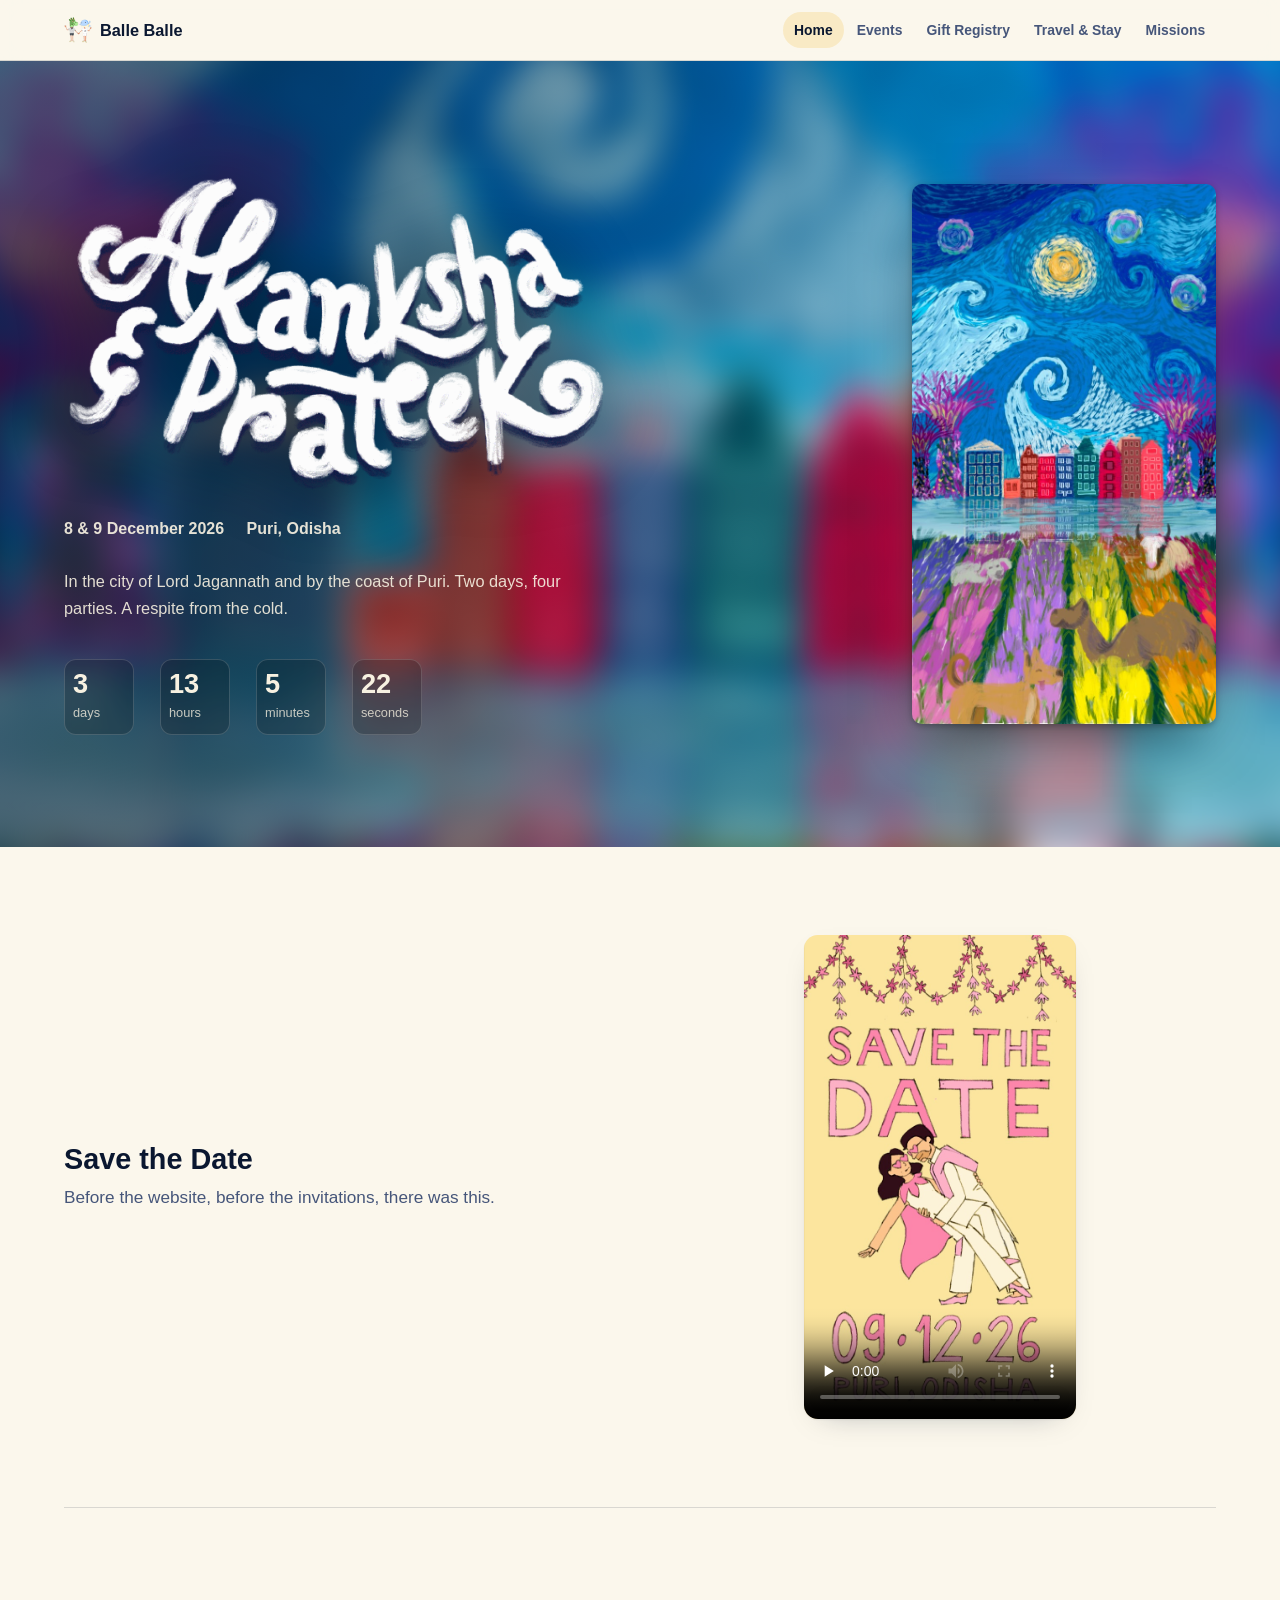
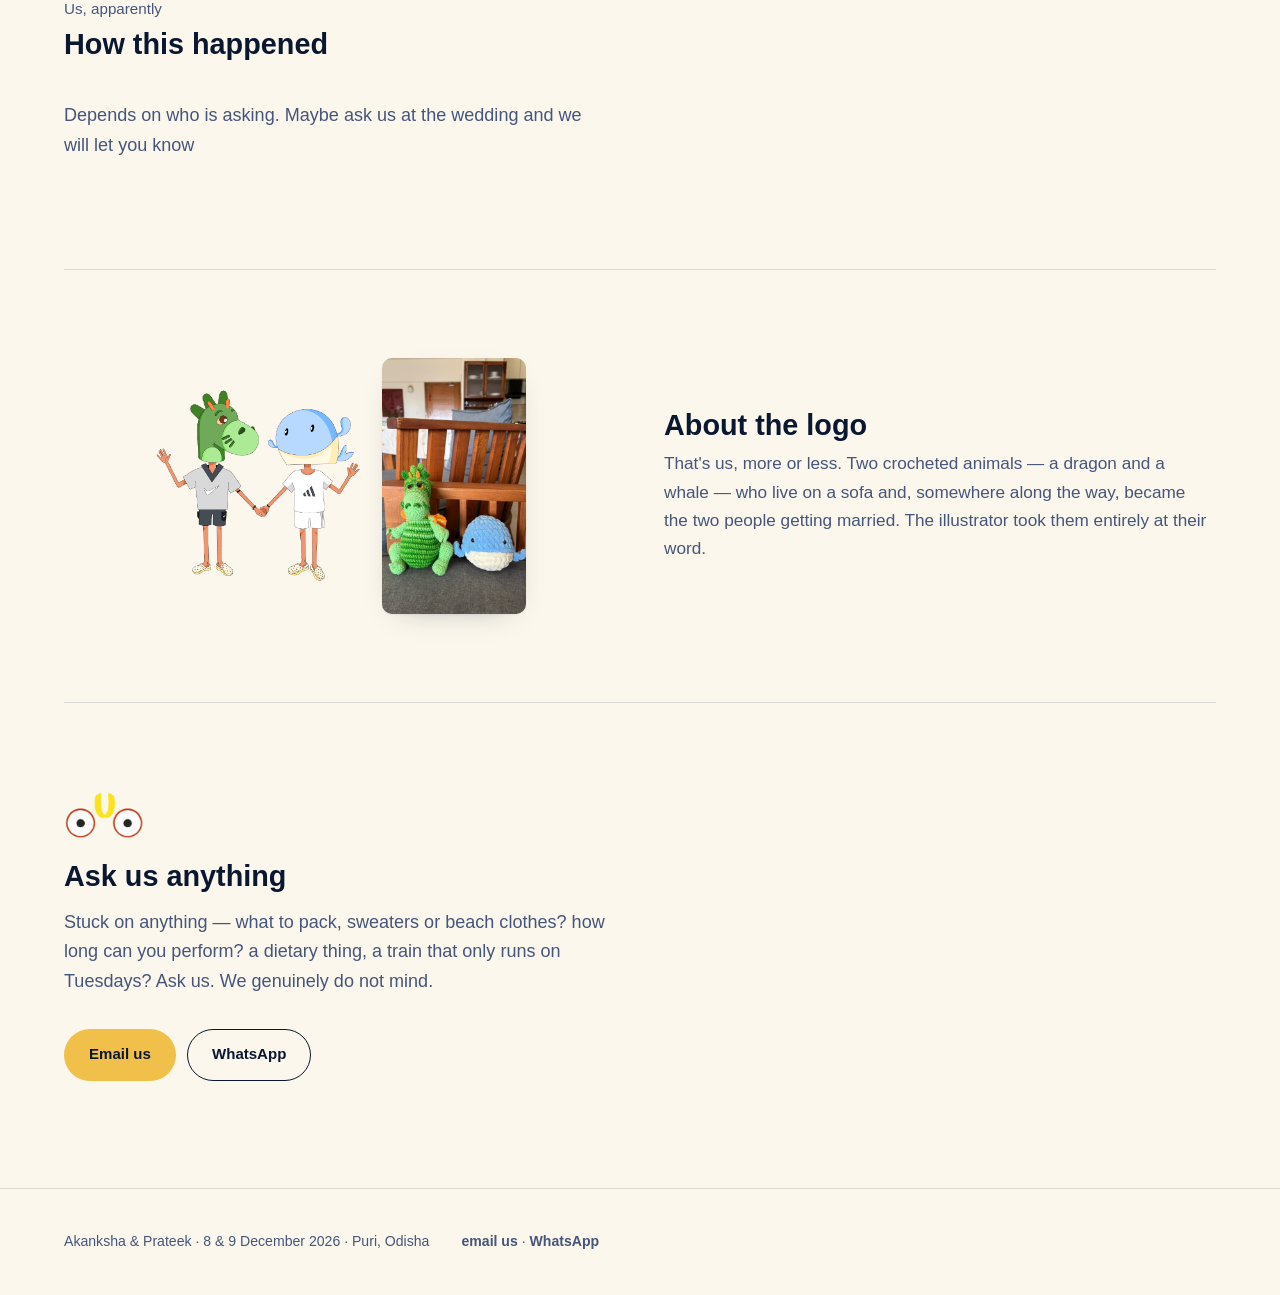
<file: index.html>
<!doctype html>
<html lang="en">
<head>
<meta charset="utf-8">
<meta name="viewport" content="width=device-width, initial-scale=1">
<title>Akanksha &amp; Prateek</title>
<meta name="description" content="Akanksha and Prateek are getting married in Puri on 8 and 9 December 2026. Four events, two days, one coast. Where to stay, how to get there, and the gift registry.">
<meta name="theme-color" content="#07173a">
<meta name="robots" content="noindex, nofollow">
<link rel="icon" href="assets/img/eyes.png">
<link rel="apple-touch-icon" href="assets/img/logo.png">
<meta property="og:title" content="Balle Balle, The Weeding">
<meta property="og:description" content="Akanksha &amp; Prateek · Puri · 8–9 December 2026">
<meta property="og:image" content="assets/art/cover.jpg">
<link rel="stylesheet" href="assets/css/style.css">
</head>
<body>
<a class="skip" href="#main">Skip to content</a>

<header class="site-head">
  <div class="site-head__in">
    <a class="brand" href="index.html">
      <img class="brand__logo" src="assets/img/logo.png" alt="" width="720" height="676">
      Balle Balle <em class="gurmukhi" data-cfg="couple.gurmukhi"></em>
    </a>
    <nav class="nav" aria-label="Main">
      <a href="index.html">Home</a>
      <a href="events.html">Events</a>
      <a href="gifts.html">Gift Registry</a>
      <a href="travel.html">Travel &amp; Stay</a>
    </nav>
  </div>
</header>

<main id="main">

  <!-- ---------- hero: the postcard cover ---------- -->
  <section class="sky sky--scrim hero" id="hero-cover" data-sky="puri-night" data-art="assets/art/cover.jpg">
    <div class="sky__in hero__in">
      <div class="hero__text">
        <h1 class="vh">Akanksha &amp; Prateek</h1>
        <img class="hero__names" src="assets/img/names.png"
             alt="Akanksha &amp; Prateek" width="660" height="389" fetchpriority="high" decoding="async">
        <p class="hero__meta">
          <span data-cfg="mainDateLabel"></span>
          <span data-cfg="mainCityLabel"></span>
        </p>
        <p class="hero__tag" data-cfg="couple.tagline"></p>
        <div class="count" id="countdown" aria-live="off"></div>
      </div>
      <figure class="postcard postcard--hero">
        <img src="assets/art/cover.jpg" width="647" height="1150"
             alt="The first page of the invitation: a painted night sky swirling over canal houses, with animals in a field of colour below"
             fetchpriority="high" decoding="async">
      </figure>
    </div>
  </section>

  <!-- ---------- save the date ---------- -->
  <section class="section shell">
    <div class="media-block" id="video-block"></div>
  </section>

  <!-- ---------- the story ---------- -->
  <section class="section section--rule shell">
    <div class="section__head">
      <p class="eyebrow">Us, apparently</p>
      <h2 data-cfg="story.heading"></h2>
    </div>
    <div id="story-body" class="lede"></div>
  </section>

  <!-- ---------- the logo, and where it came from ---------- -->
  <section class="section section--rule shell">
    <div class="media-block media-block--logo" id="logo-block"></div>
  </section>

  <!-- ---------- sustainability ---------- -->
  <!-- <section class="section section--rule shell">
    <div class="section__head">
      <p class="eyebrow">A lighter wedding</p>
      <h2>Big party, small footprint</h2>
      <p class="lede" data-cfg="sustainable.intro"></p>
    </div>
    <ul class="ticks grid grid--2" id="sustain-list"></ul>
  </section> -->

  <!-- ---------- ask us ---------- -->
  <section class="section section--rule shell">
    <img class="eyes" src="assets/img/eyes.png" alt="" width="100" height="62" loading="lazy">
    <div class="section__head" style="margin-bottom:1.2rem">
      <h2>Ask us anything</h2>
      <p class="lede" data-cfg="contact.helpText"></p>
    </div>
    <p class="btn-row" style="justify-content:flex-start">
      <a class="btn btn--gold" data-contact="email" data-contact-label>Email us</a>
      <a class="btn btn--ghost" data-contact="whatsapp" data-contact-label>WhatsApp</a>
    </p>
  </section>

</main>

<footer class="site-foot">
  <div class="shell site-foot__in">
    <p>Akanksha &amp; Prateek &middot; <span data-cfg="mainDateLabel"></span> &middot; <span data-cfg="mainCityLabel"></span></p>
    <p><a data-contact="email">email us</a> &middot; <a data-contact="whatsapp">WhatsApp</a></p>
    <p class="tag gurmukhi" data-cfg="couple.gurmukhi"></p>
  </div>
</footer>

<script src="data/config.js"></script>
<script src="assets/js/site.js"></script>
</body>
</html>
</file>
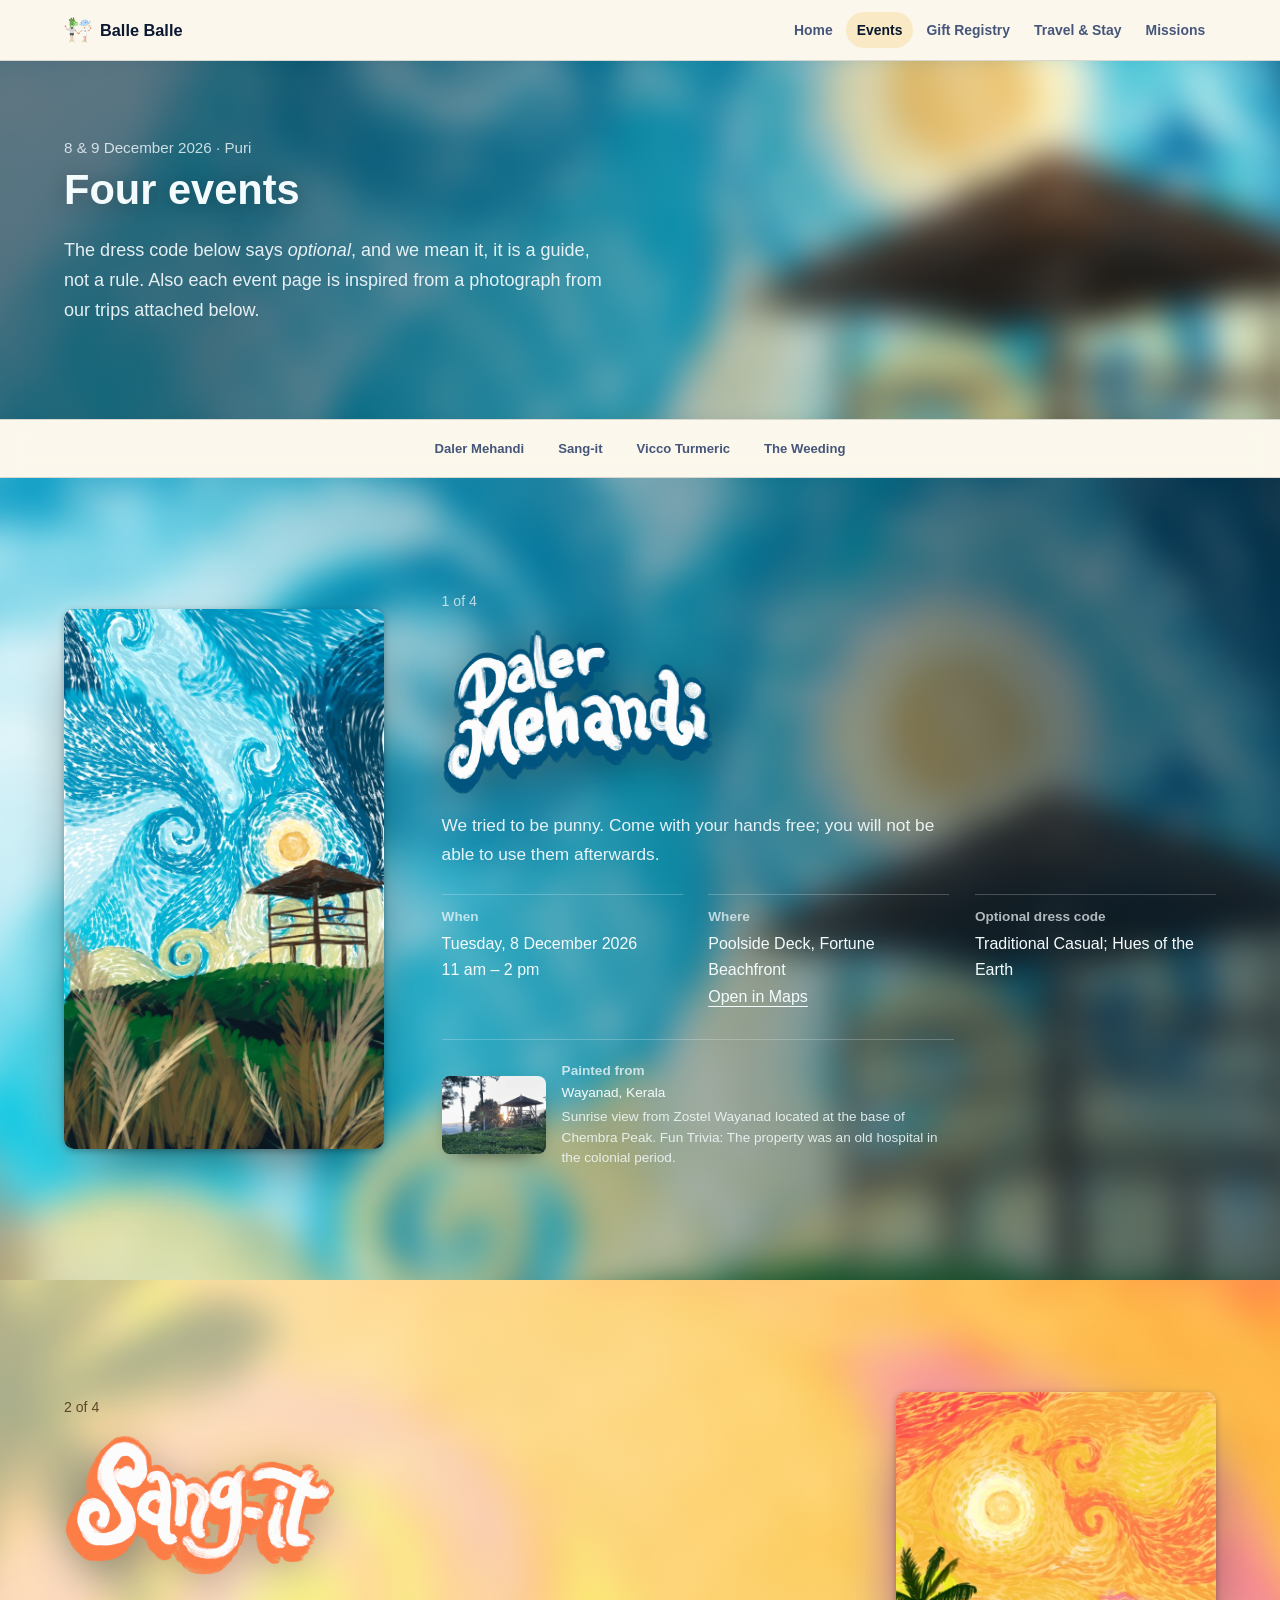
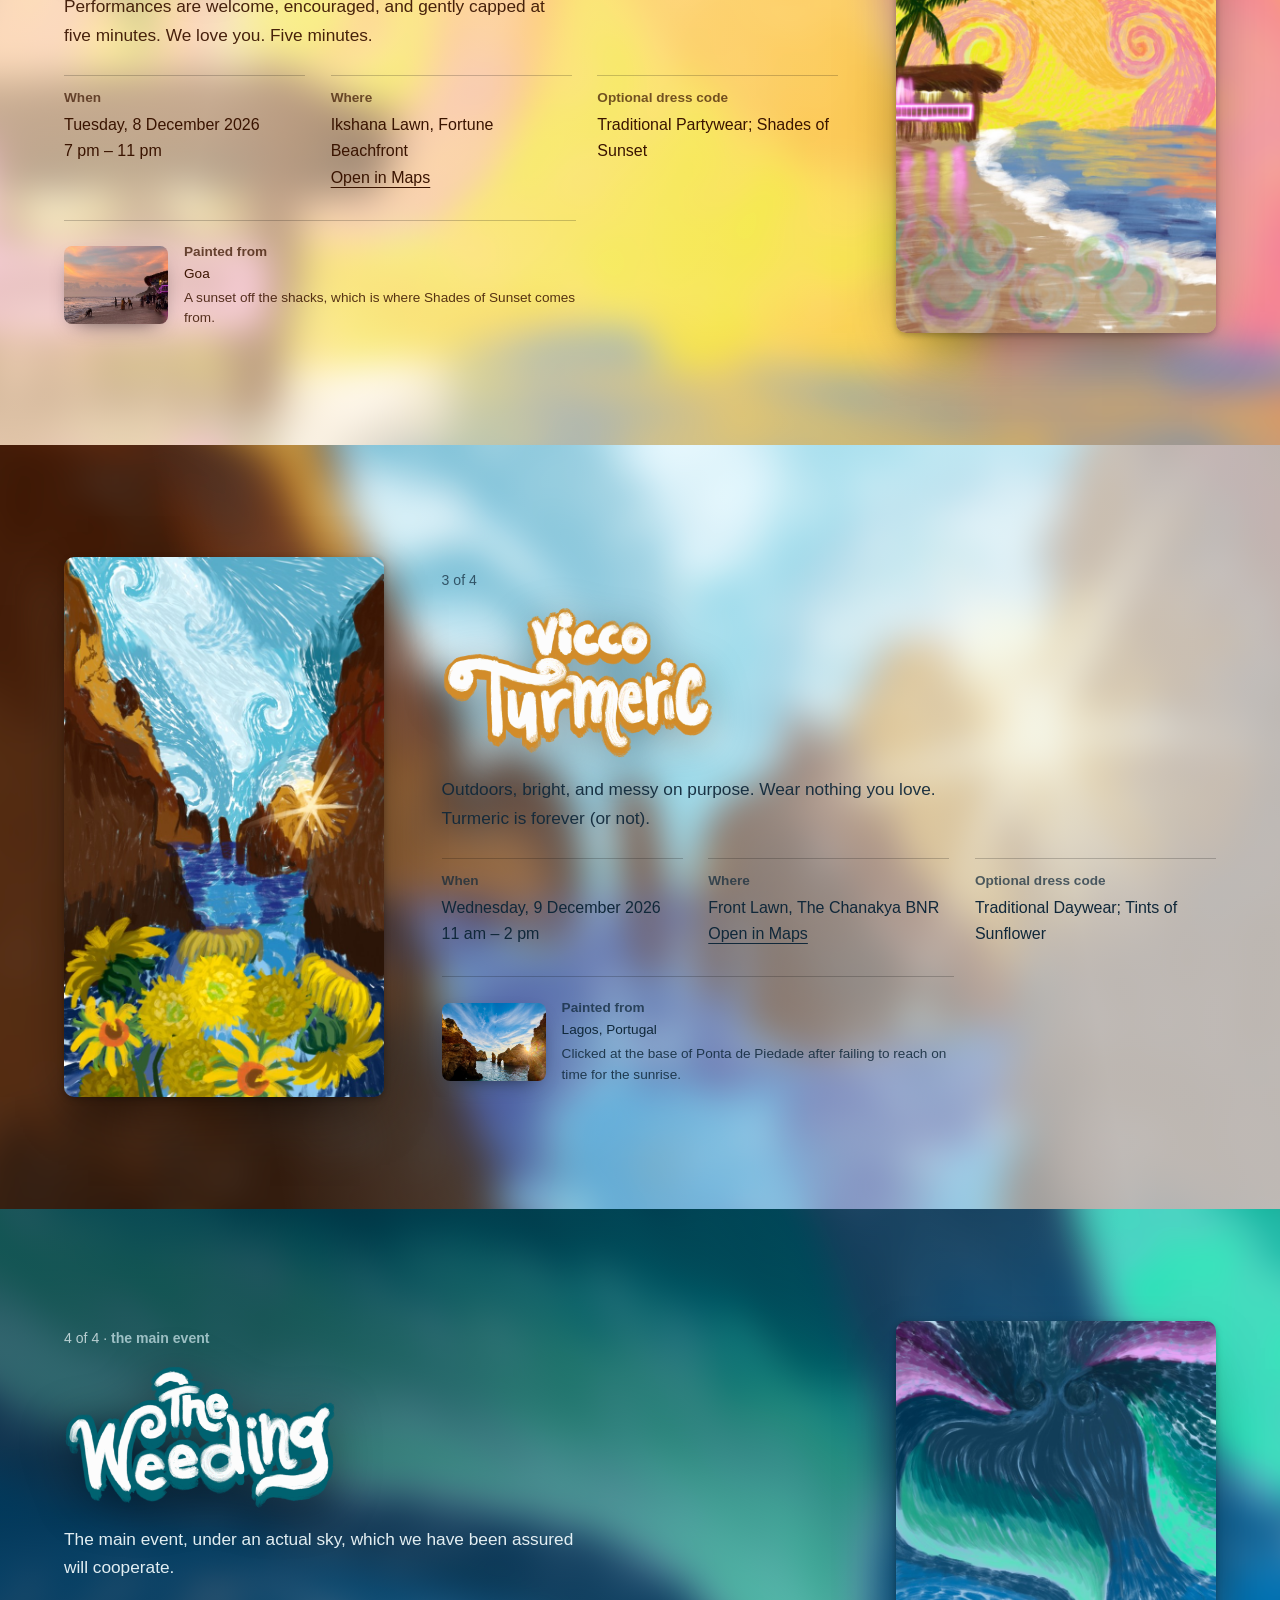
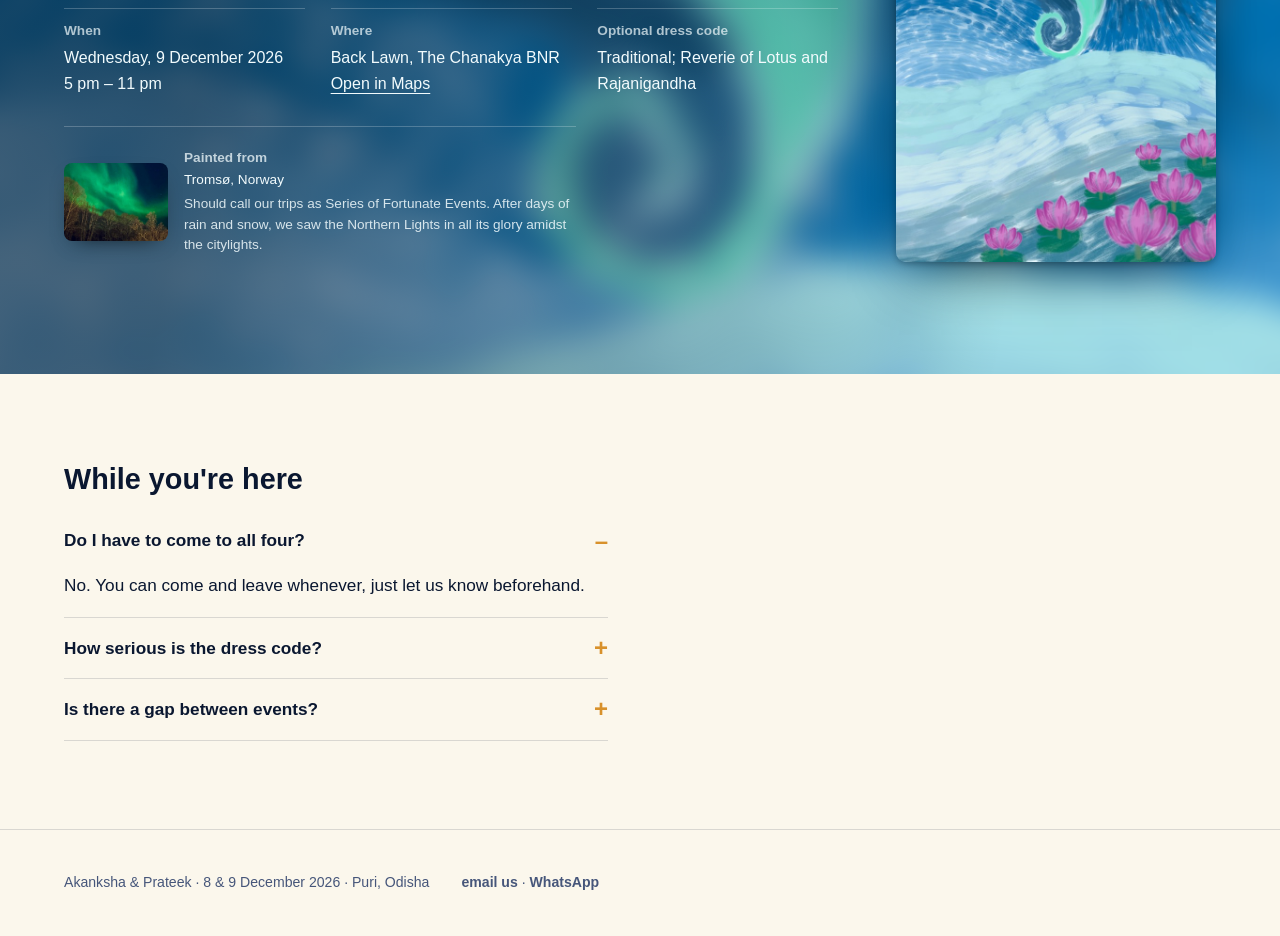
<file: events.html>
<!doctype html>
<html lang="en">
<head>
<meta charset="utf-8">
<meta name="viewport" content="width=device-width, initial-scale=1">
<title>Events</title>
<meta name="description" content="All four events: Daler Mehandi, Sang-it, Vicco Turmeric and The Weeding. Puri, 8 and 9 December 2026.">
<meta name="theme-color" content="#07173a">
<meta name="robots" content="noindex, nofollow">
<link rel="icon" href="assets/img/eyes.png">
<link rel="stylesheet" href="assets/css/style.css">
</head>
<body>
<a class="skip" href="#main">Skip to content</a>

<header class="site-head">
  <div class="site-head__in">
    <a class="brand" href="index.html">
      <img class="brand__logo" src="assets/img/logo.png" alt="" width="720" height="676">
      Balle Balle <em class="gurmukhi" data-cfg="couple.gurmukhi"></em>
    </a>
    <nav class="nav" aria-label="Main">
      <a href="index.html">Home</a>
      <a href="events.html">Events</a>
      <a href="gifts.html">Gift Registry</a>
      <a href="travel.html">Travel &amp; Stay</a>
    </nav>
  </div>
</header>

<main id="main">
  <section class="sky sky--band sky--scrim" data-sky="hues-of-earth" data-art="assets/art/mehandi.jpg">
    <div class="sky__in">
      <p class="eyebrow">8 &amp; 9 December 2026 &middot; Puri</p>
      <h1>Four events</h1>
      <p class="lede">The dress code below says <em>optional</em>, and we mean it, it is a guide, not a rule. Also each event page is inspired from a photograph from our trips attached below.</p>
    </div>
  </section>

  <nav class="event-jump" id="event-jump" aria-label="Jump to an event"></nav>

  <div id="event-panels"></div>

  <section class="section shell">
    <div class="faq">
      <h2>While you're here</h2>
      <details open><summary>Do I have to come to all four?</summary>
        <div><p>No. You can come and leave whenever, just let us know beforehand.</p></div></details>
      <details><summary> How serious is the dress code? </summary>
        <div><p>Not at all, it is to help guide people make up their minds. </p></div></details>
      <!-- <details><summary>Children?</summary>
        <div><p><mark class="todo">Your answer here — say it plainly, it saves everyone a
        WhatsApp.</mark></p></div></details> -->
      <details><summary>Is there a gap between events?</summary>
        <div><p>Yes and no. There will be rituals between events but you can choose to not attend them and rest or travel around.</p></div></details>
    </div>
  </section>
</main>

<footer class="site-foot">
  <div class="shell site-foot__in">
    <p>Akanksha &amp; Prateek &middot; <span data-cfg="mainDateLabel"></span> &middot; <span data-cfg="mainCityLabel"></span></p>
    <p><a data-contact="email">email us</a> &middot; <a data-contact="whatsapp">WhatsApp</a></p>
    <p class="tag gurmukhi" data-cfg="couple.gurmukhi"></p>
  </div>
</footer>

<script src="data/config.js"></script>
<script src="assets/js/site.js"></script>
</body>
</html>
</file>
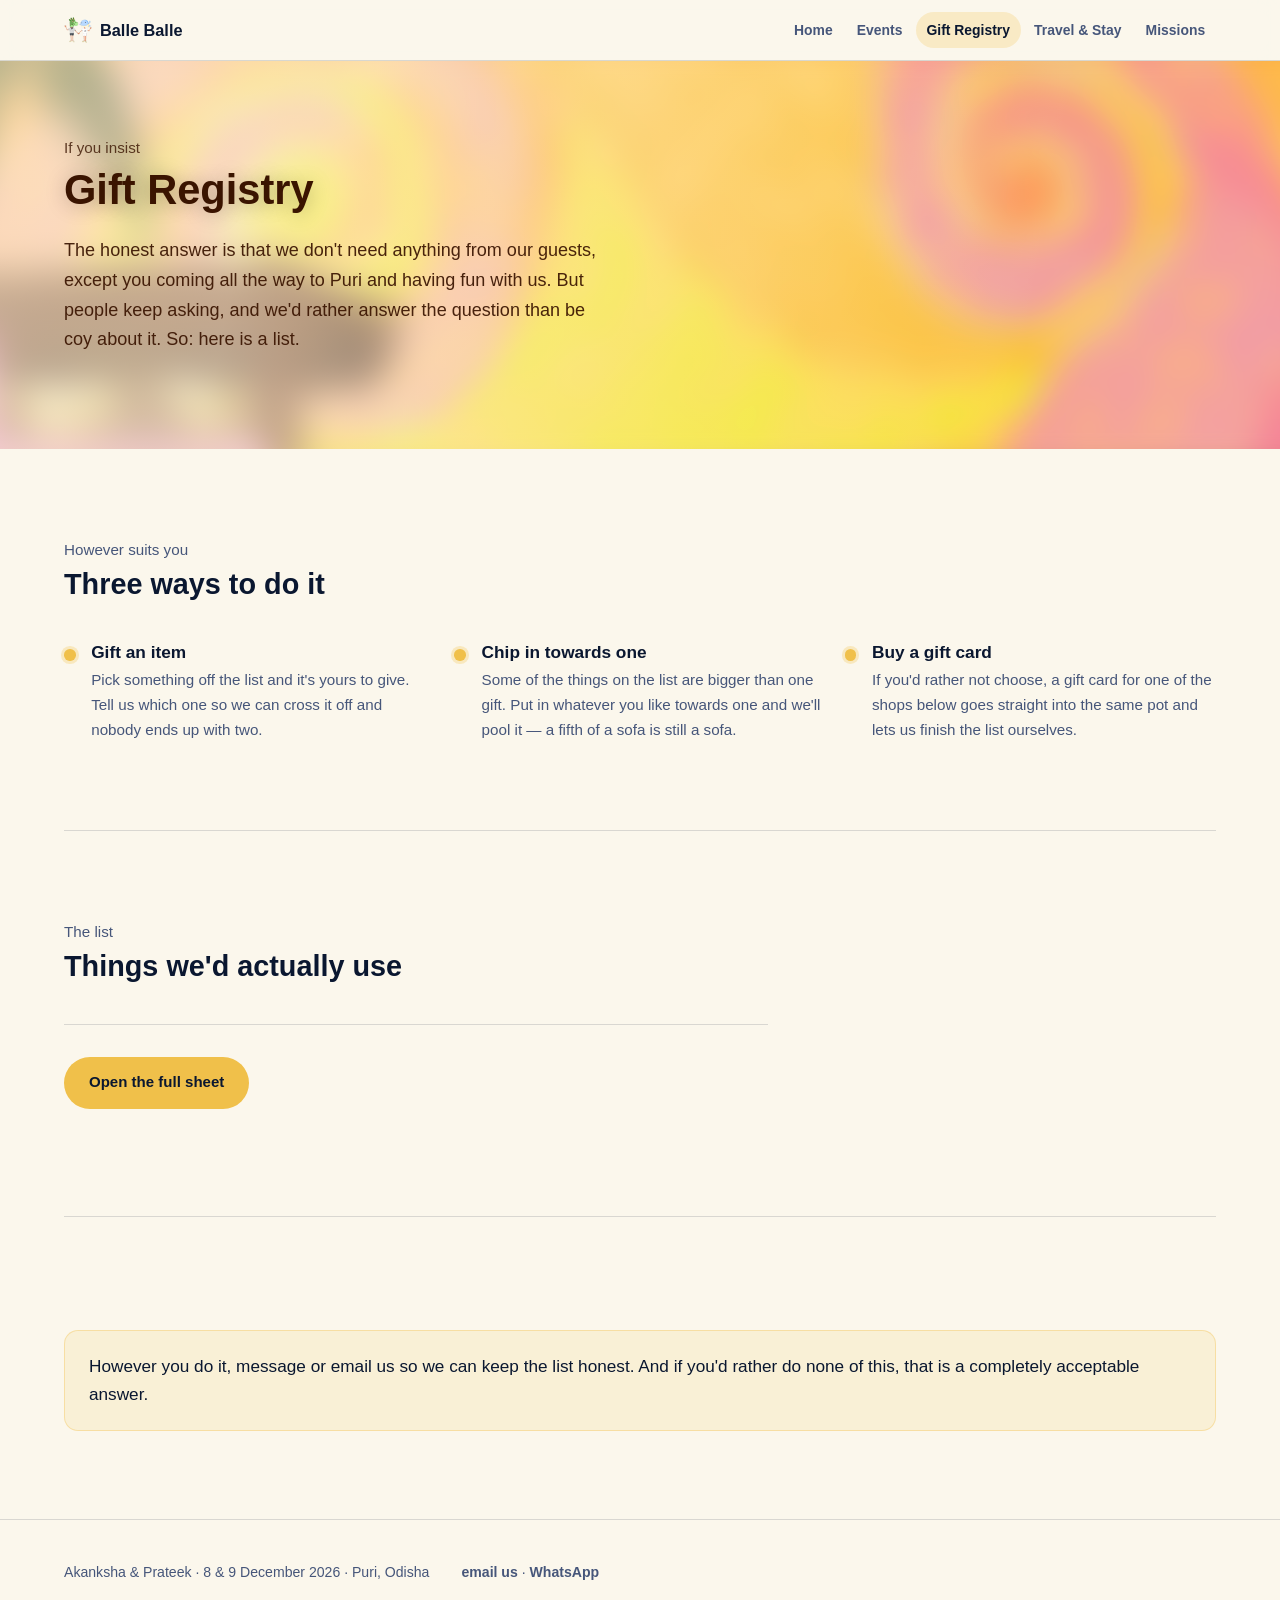
<file: gifts.html>
<!doctype html>
<html lang="en">
<head>
<meta charset="utf-8">
<meta name="viewport" content="width=device-width, initial-scale=1">
<title>Gift Registry</title>
<meta name="description" content="The gift registry for Akanksha and Prateek — gift an item, chip in towards one, or buy a gift card.">
<meta name="theme-color" content="#07173a">
<meta name="robots" content="noindex, nofollow">
<link rel="icon" href="assets/img/eyes.png">
<link rel="stylesheet" href="assets/css/style.css">
</head>
<body>
<a class="skip" href="#main">Skip to content</a>

<header class="site-head">
  <div class="site-head__in">
    <a class="brand" href="index.html">
      <img class="brand__logo" src="assets/img/logo.png" alt="" width="720" height="676">
      Balle Balle <em class="gurmukhi" data-cfg="couple.gurmukhi"></em>
    </a>
    <nav class="nav" aria-label="Main">
      <a href="index.html">Home</a>
      <a href="events.html">Events</a>
      <a href="gifts.html">Gift Registry</a>
      <a href="travel.html">Travel &amp; Stay</a>
    </nav>
  </div>
</header>

<main id="main">
  <section class="sky sky--band sky--scrim" data-sky="shades-of-sunset" data-art="assets/art/sangeet.jpg">
    <div class="sky__in">
      <p class="eyebrow">If you insist</p>
      <h1>Gift Registry</h1>
      <p class="lede" data-cfg="gifts.intro"></p>
    </div>
  </section>

  <!-- ---------- three ways ---------- -->
  <section class="section shell">
    <div class="section__head">
      <p class="eyebrow">However suits you</p>
      <h2>Three ways to do it</h2>
    </div>
    <ul class="ticks grid grid--3" id="gift-ways"></ul>
  </section>

  <!-- ---------- the list ---------- -->
  <section class="section section--rule shell">
    <div class="section__head">
      <p class="eyebrow">The list</p>
      <h2>Things we'd actually use</h2>
      <p class="lede" id="gift-list-blurb" hidden>Chip in towards any of them instead, if you'd rather.</p>
      <p class="lede" id="gift-pending" hidden>We are still writing it down. It will be
      here well before December — or just ask us and we will tell you.</p>
    </div>
    <ul class="gift-list" id="gift-list"></ul>
    <p class="btn-row" style="justify-content:flex-start">
      <a class="btn btn--ghost" id="gift-sheet" href="#" rel="noopener" hidden>Open the full sheet</a>
    </p>
  </section>

  <!-- ---------- gift cards ---------- -->
  <section class="section section--rule shell" data-cfg-row>
    <div class="section__head">
      <p class="eyebrow">Or skip the choosing</p>
      <h2>Gift cards</h2>
      <p class="lede">Any of these go into the same pot and let us finish the list ourselves.</p>
    </div>
    <ul class="brand-list" id="gift-brands"></ul>
  </section>

  <!-- ---------- tell us ---------- -->
  <section class="section section--rule shell">
    <div class="callout">
      <p data-cfg="gifts.closing"></p>
    </div>
  </section>
</main>

<footer class="site-foot">
  <div class="shell site-foot__in">
    <p>Akanksha &amp; Prateek &middot; <span data-cfg="mainDateLabel"></span> &middot; <span data-cfg="mainCityLabel"></span></p>
    <p><a data-contact="email">email us</a> &middot; <a data-contact="whatsapp">WhatsApp</a></p>
    <p class="tag gurmukhi" data-cfg="couple.gurmukhi"></p>
  </div>
</footer>

<script src="data/config.js"></script>
<script src="assets/js/site.js"></script>
</body>
</html>
</file>
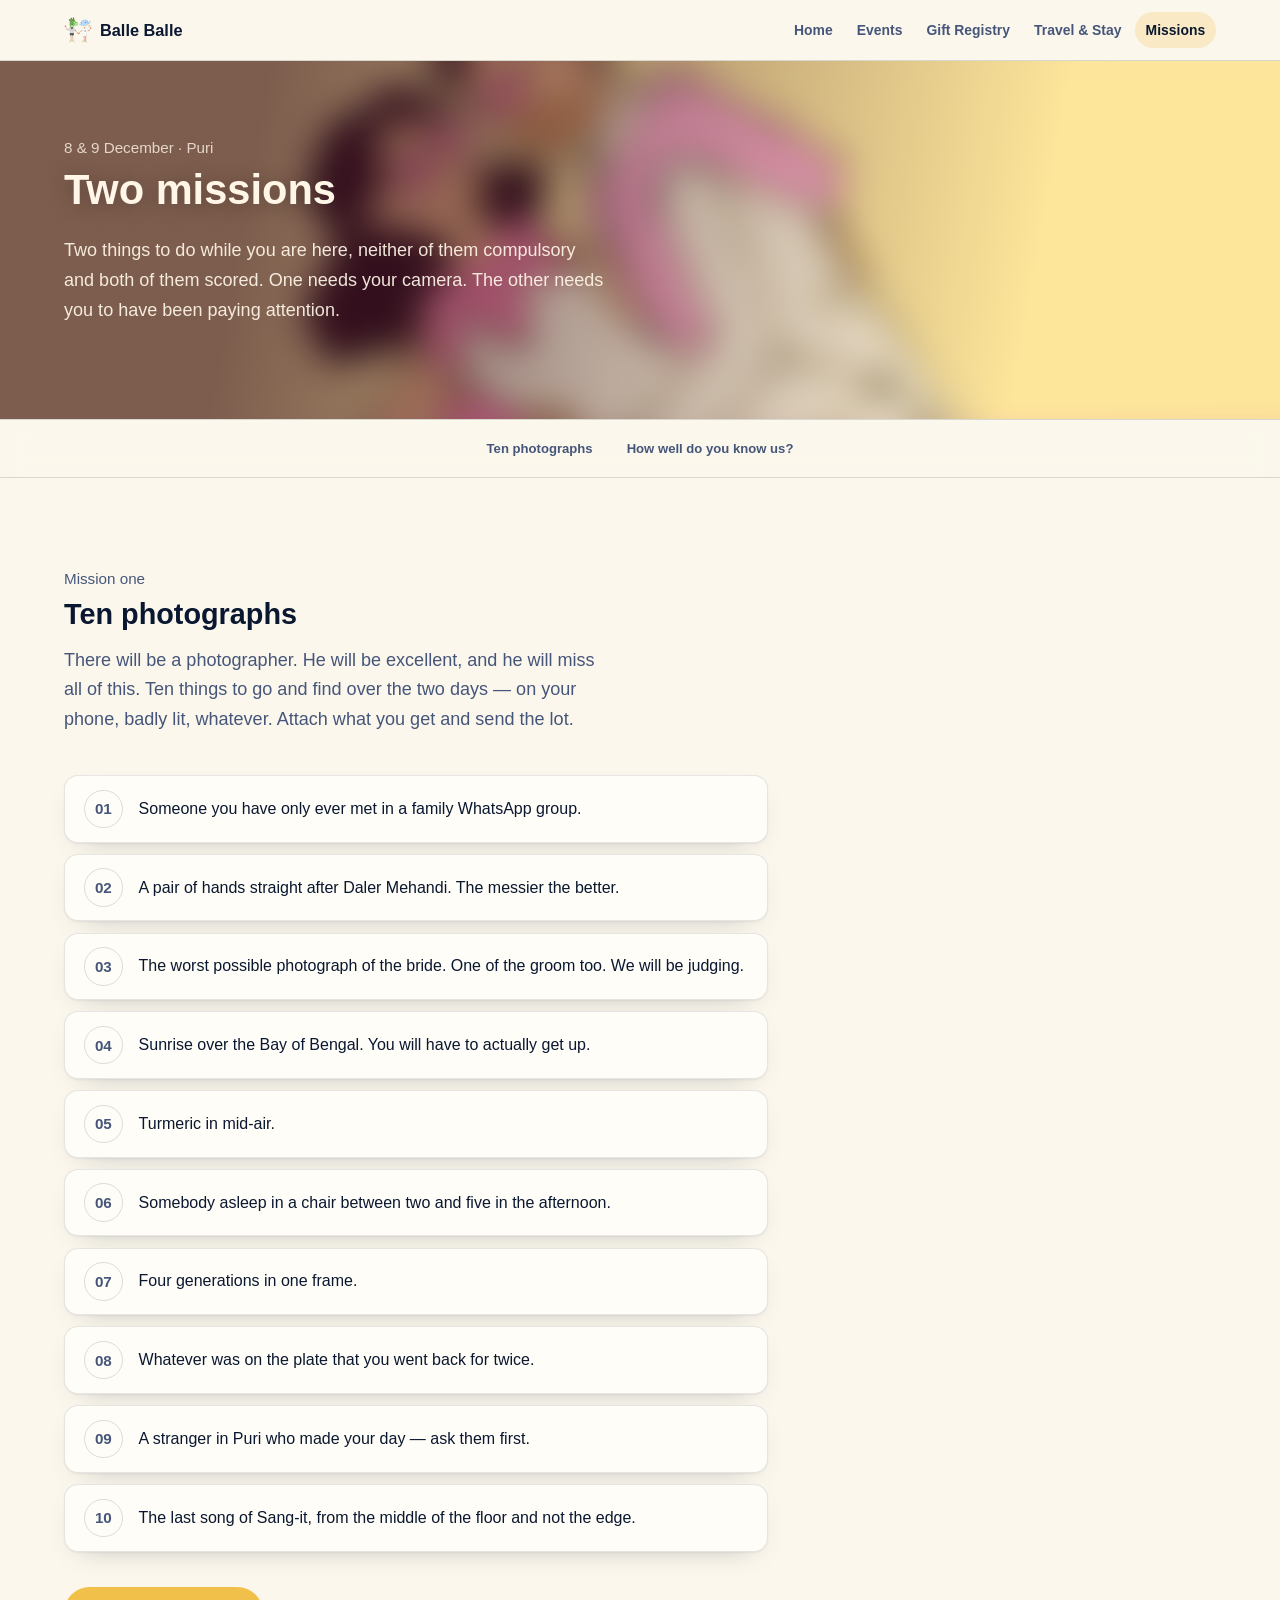
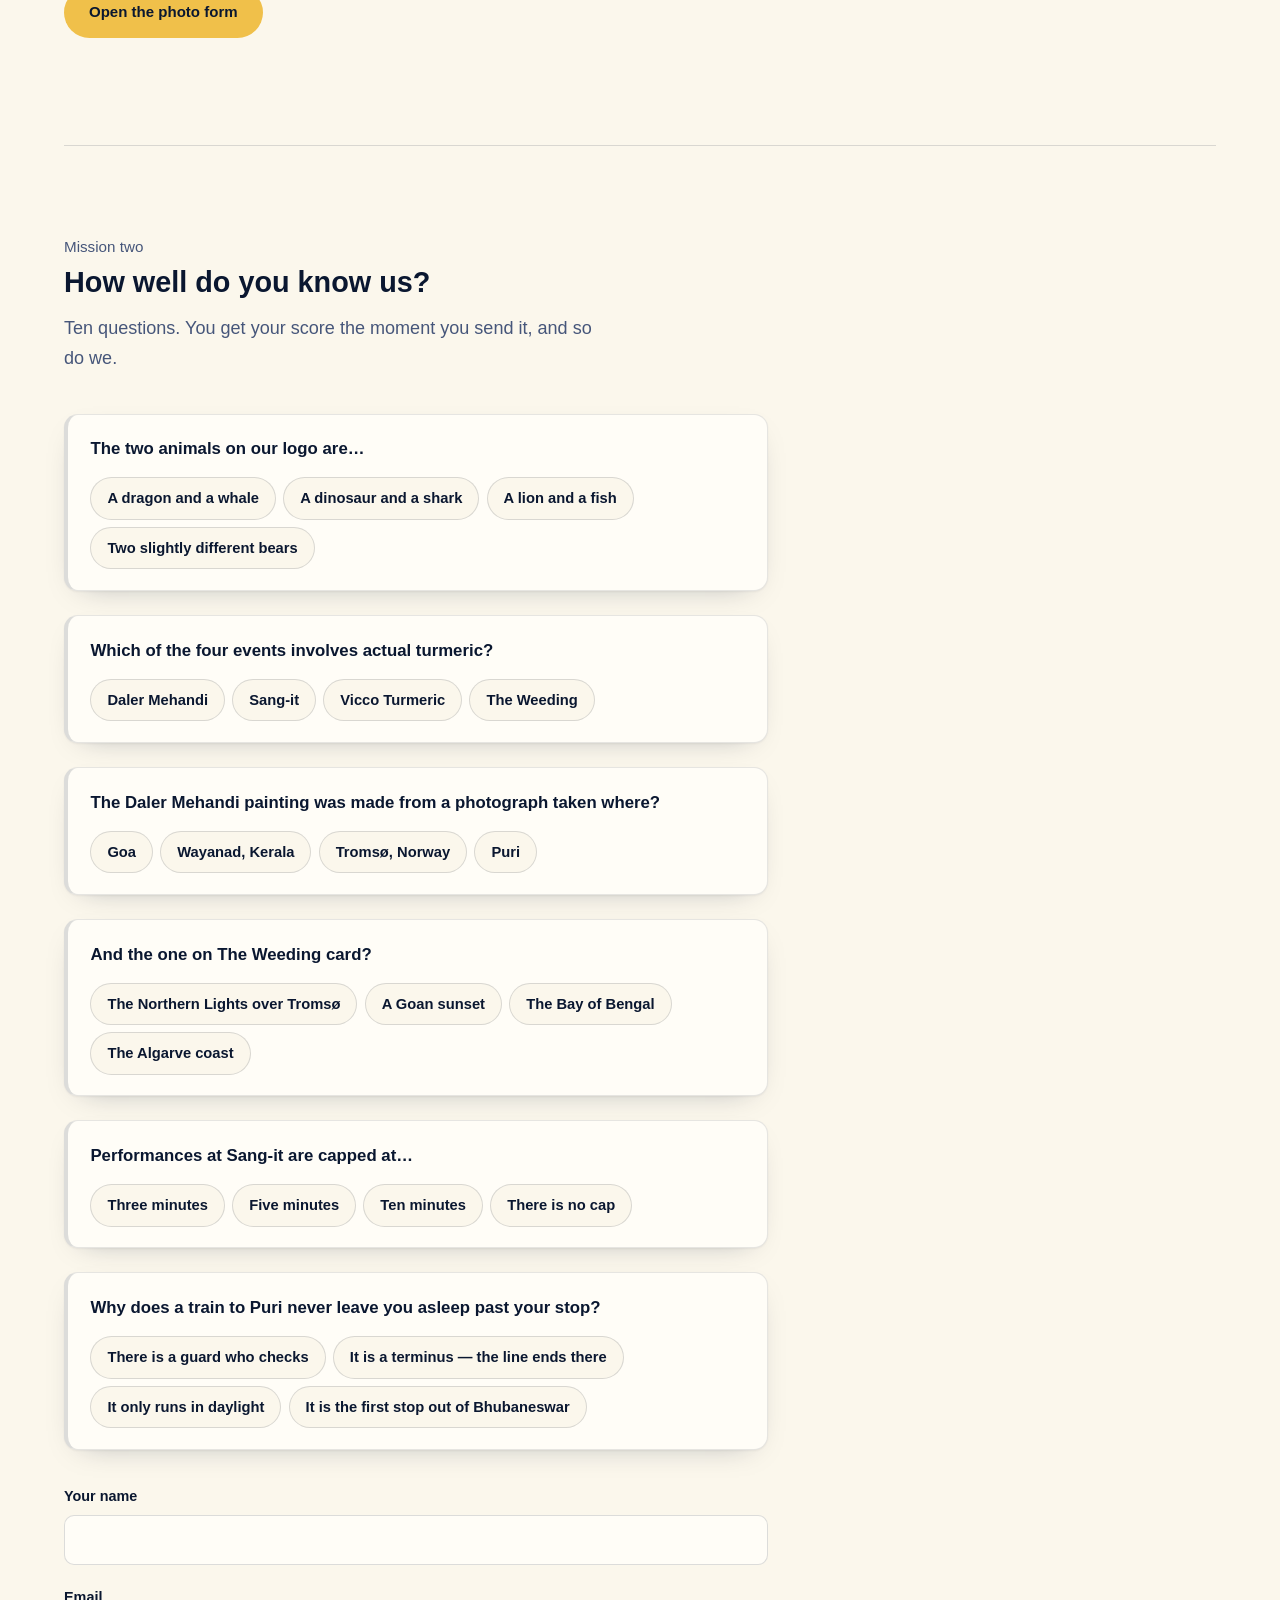
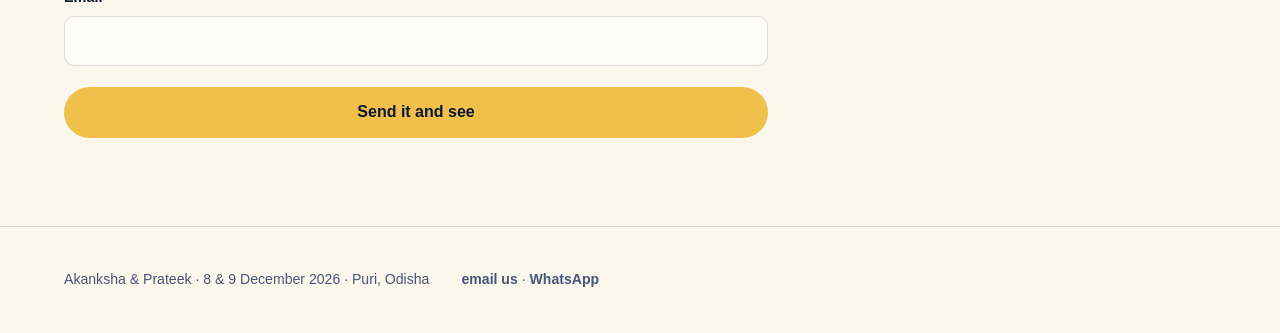
<file: missions.html>
<!doctype html>
<html lang="en">
<head>
<meta charset="utf-8">
<meta name="viewport" content="width=device-width, initial-scale=1">
<title>Missions</title>
<meta name="description" content="Two missions for the wedding: ten photographs to find, and ten questions about Akanksha and Prateek.">
<meta name="theme-color" content="#07173a">
<meta name="robots" content="noindex, nofollow">
<link rel="icon" href="assets/img/eyes.png">
<link rel="stylesheet" href="assets/css/style.css">
</head>
<body>
<a class="skip" href="#main">Skip to content</a>

<!-- The two forms below are drawn by JavaScript from data/config.js, so
     Netlify can't see their fields. netlify-forms.html declares them
     instead — if you add or remove a prompt or a question, update that
     file to match. -->

<header class="site-head">
  <div class="site-head__in">
    <a class="brand" href="index.html">
      <img class="brand__logo" src="assets/img/logo.png" alt="" width="720" height="676">
      Balle Balle <em class="gurmukhi" data-cfg="couple.gurmukhi"></em>
    </a>
    <nav class="nav" aria-label="Main">
      <a href="index.html">Home</a>
      <a href="events.html">Events</a>
      <a href="gifts.html">Gift Registry</a>
      <a href="travel.html">Travel &amp; Stay</a>
    </nav>
  </div>
</header>

<main id="main">
  <section class="sky sky--band sky--scrim" data-sky="save-the-date" data-art="assets/art/save-the-date.jpg">
    <div class="sky__in">
      <p class="eyebrow">8 &amp; 9 December &middot; Puri</p>
      <h1 id="missions-heading">Two missions</h1>
      <p class="lede" id="missions-intro"></p>
    </div>
  </section>

  <!-- Shown while the missions are switched off. See `games` in config.js. -->
  <section class="section shell" id="game-gate" hidden>
    <div class="callout">
      <p><strong>Not yet.</strong> <span id="game-open-label"></span></p>
      <p>Nothing to do until then. Go and <a href="travel.html#plans">tell us your
      plans</a> instead.</p>
    </div>
  </section>

  <div id="game" hidden>
    <nav class="event-jump" id="mission-jump" aria-label="Jump to a mission"></nav>

    <!-- ---------- mission one: the photographs ---------- -->
    <section class="section shell mission" id="mission-photos">
      <div class="section__head">
        <p class="eyebrow" id="photos-eyebrow"></p>
        <h2 id="photos-heading"></h2>
        <p class="lede" id="photos-intro"></p>
      </div>

      <!-- Swap to a Google Form with `submitTo: "google"` in config.js. The
           ten are still listed here; only the attach buttons go away. -->
      <div id="photos-elsewhere" hidden>
        <ol class="shots" id="shot-list-readonly"></ol>
        <p class="btn-row" style="justify-content:flex-start;margin-top:0">
          <a class="btn btn--gold" id="photos-elsewhere-link" href="#" rel="noopener">Open the photo form</a>
        </p>
      </div>

      <div id="photos-here">
        <form id="photos-form" class="form form--wide" name="photos" method="POST" action="/"
              enctype="multipart/form-data" data-netlify="true"
              netlify-honeypot="bot-field" data-ajax data-files>
          <input type="hidden" name="form-name" value="photos">
          <p class="hp"><label>Leave this empty <input name="bot-field"></label></p>

          <p class="shot-count" id="shot-count" aria-live="polite"></p>
          <ol class="shots" id="shot-list"></ol>

          <div class="field">
            <label for="p-name">Your name</label>
            <input id="p-name" name="guest_name" type="text" autocomplete="name" required>
          </div>
          <div class="field">
            <label for="p-email">Email</label>
            <input id="p-email" name="email" type="email" autocomplete="email" required>
          </div>
          <div class="field">
            <label for="p-msg">Anything to say for yourself</label>
            <textarea id="p-msg" name="message" rows="2"></textarea>
          </div>

          <button class="btn btn--gold btn--block" type="submit">Send the photographs</button>
          <p class="form-note">You don't need all ten, and you can send more than
          once — we keep every batch. Eight megabytes a time, so if you've got a
          lot of them, send a few and come back.</p>
        </form>

        <div data-thanks hidden>
          <p><strong>Got them — thank you.</strong></p>
          <p>Send more whenever you like. The ones that make us laugh hardest get
          shown to everybody, which is either a prize or a threat.</p>
        </div>
      </div>

      <p class="mission-aside" id="photos-album-note" hidden>
        <span id="photos-album-text"></span>
        <a id="photos-album-link" href="#" rel="noopener" hidden>Open the album</a>
      </p>
    </section>

    <!-- ---------- mission two: the quiz ---------- -->
    <section class="section section--rule shell mission" id="mission-quiz">
      <div class="section__head">
        <p class="eyebrow" id="quiz-eyebrow"></p>
        <h2 id="quiz-heading"></h2>
        <p class="lede" id="quiz-intro"></p>
      </div>

      <form id="quiz-form" class="quiz" name="quiz" method="POST" action="/"
            data-netlify="true" netlify-honeypot="bot-field" novalidate>
        <input type="hidden" name="form-name" value="quiz">
        <input type="hidden" name="score" value="">
        <p class="hp"><label>Leave this empty <input name="bot-field"></label></p>

        <ol class="q-list" id="q-list"></ol>

        <div class="field">
          <label for="q-name">Your name</label>
          <input id="q-name" name="guest_name" type="text" autocomplete="name" required>
        </div>
        <div class="field">
          <label for="q-email">Email</label>
          <input id="q-email" name="email" type="email" autocomplete="email" required>
        </div>

        <button class="btn btn--gold btn--block" type="submit">Send it and see</button>
      </form>

      <div class="form-status" id="quiz-result" data-tone="info" hidden></div>
    </section>
  </div>
</main>

<footer class="site-foot">
  <div class="shell site-foot__in">
    <p>Akanksha &amp; Prateek &middot; <span data-cfg="mainDateLabel"></span> &middot; <span data-cfg="mainCityLabel"></span></p>
    <p><a data-contact="email">email us</a> &middot; <a data-contact="whatsapp">WhatsApp</a></p>
    <p class="tag gurmukhi" data-cfg="couple.gurmukhi"></p>
  </div>
</footer>

<script src="data/config.js"></script>
<script src="assets/js/site.js"></script>
</body>
</html>
</file>
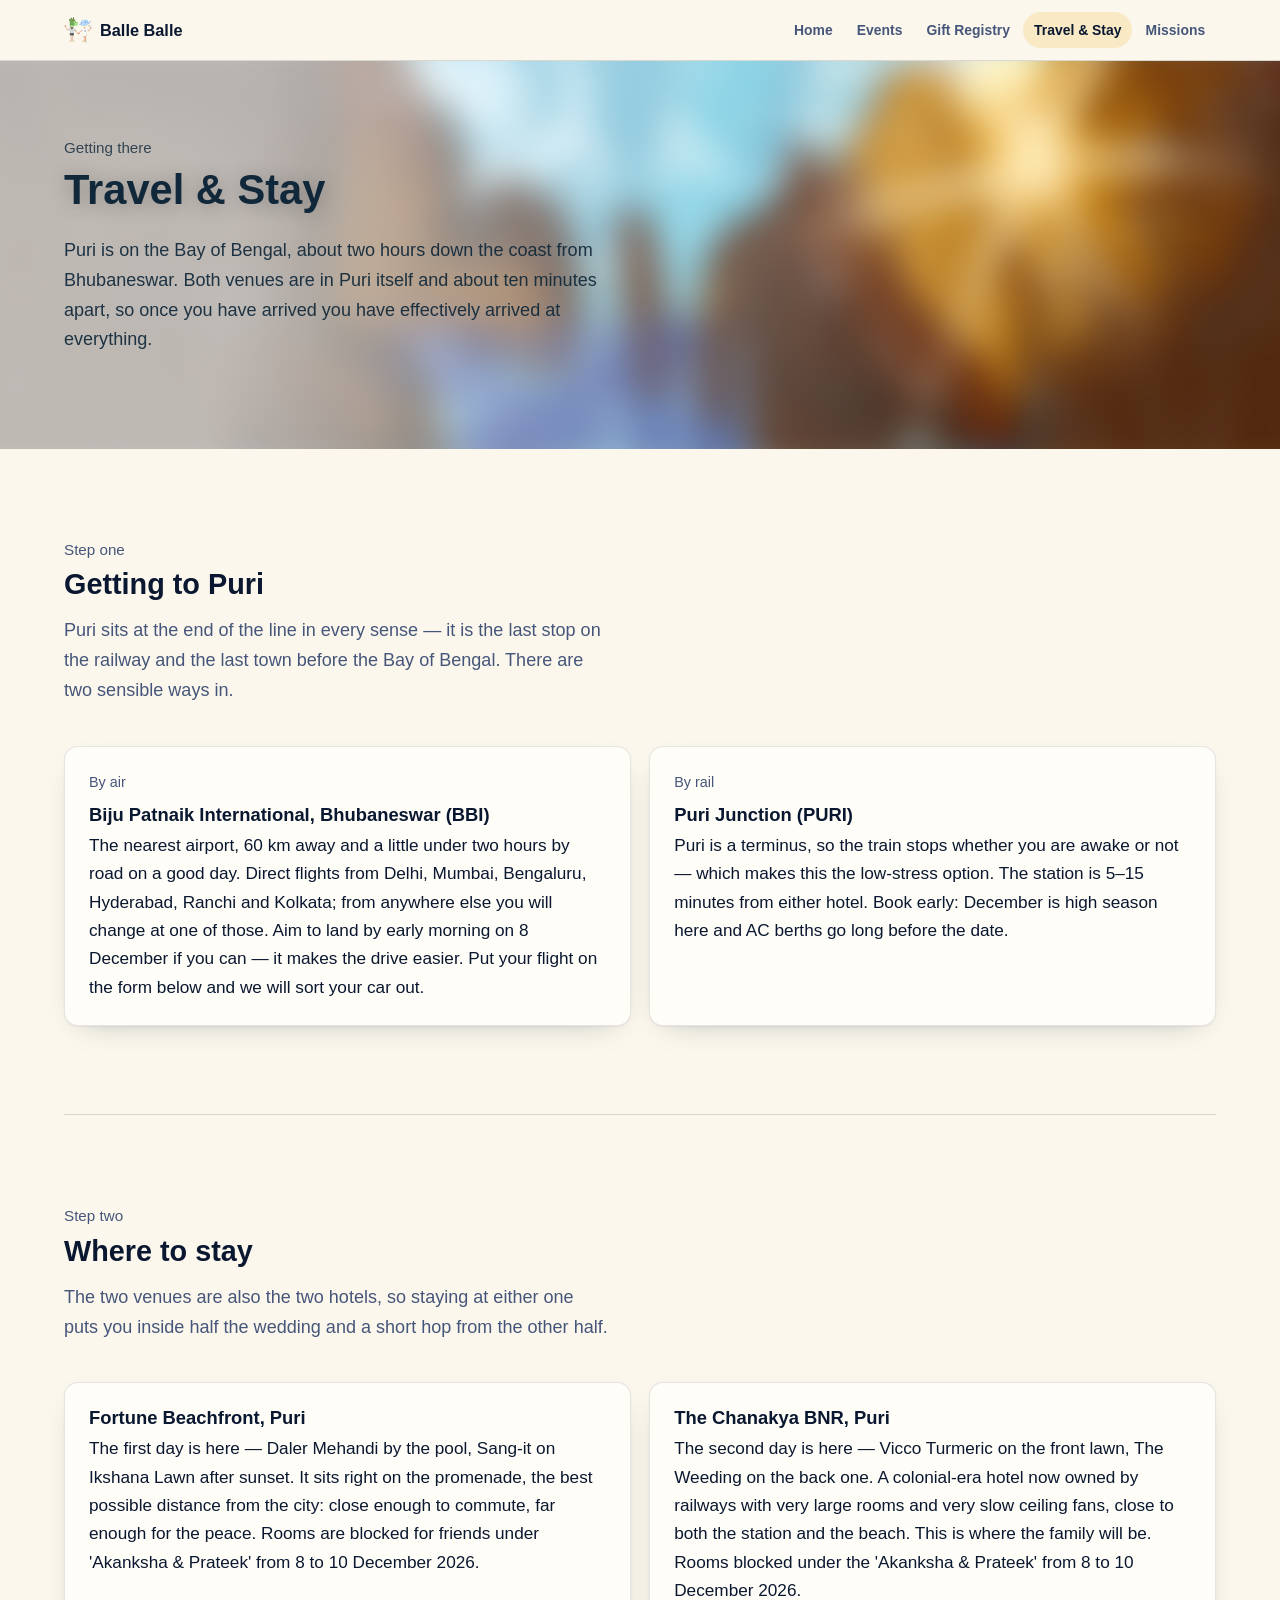
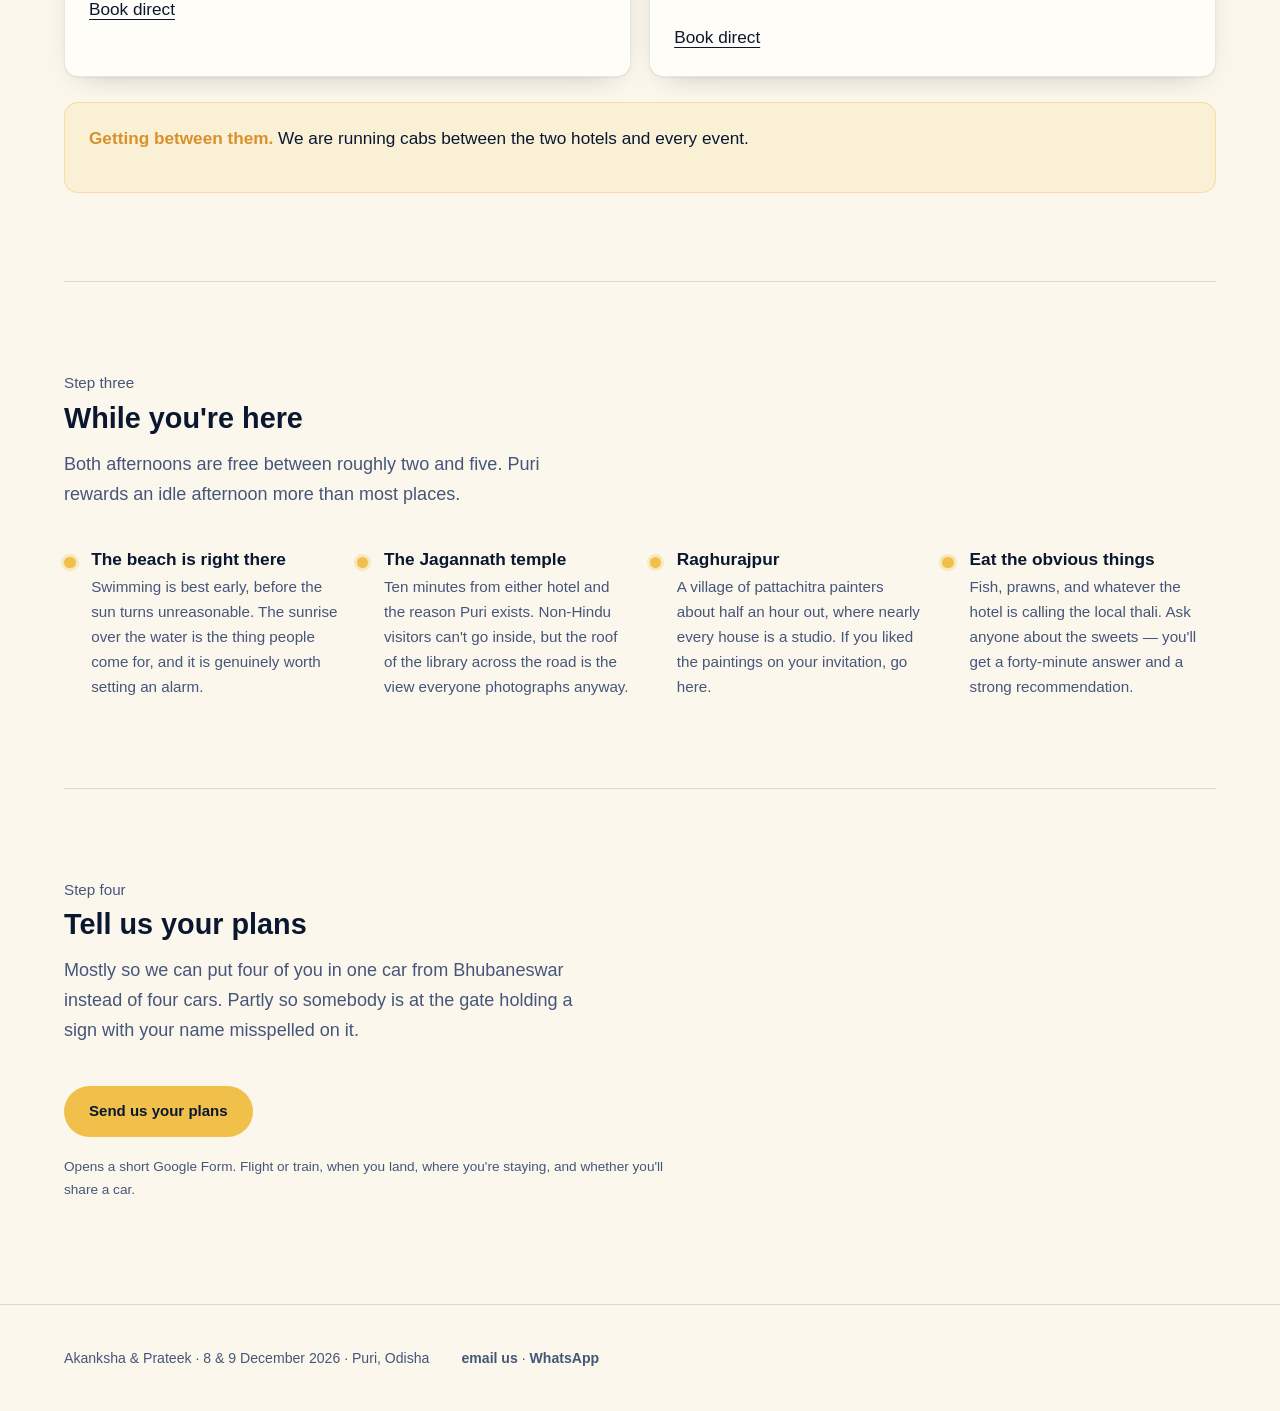
<file: travel.html>
<!doctype html>
<html lang="en">
<head>
<meta charset="utf-8">
<meta name="viewport" content="width=device-width, initial-scale=1">
<title>Travel &amp; Stay</title>
<meta name="description" content="How to get to Puri, where to stay, and how to tell Akanksha and Prateek your travel plans.">
<meta name="theme-color" content="#07173a">
<meta name="robots" content="noindex, nofollow">
<link rel="icon" href="assets/img/eyes.png">
<link rel="stylesheet" href="assets/css/style.css">
</head>
<body>
<a class="skip" href="#main">Skip to content</a>

<header class="site-head">
  <div class="site-head__in">
    <a class="brand" href="index.html">
      <img class="brand__logo" src="assets/img/logo.png" alt="" width="720" height="676">
      Balle Balle <em class="gurmukhi" data-cfg="couple.gurmukhi"></em>
    </a>
    <nav class="nav" aria-label="Main">
      <a href="index.html">Home</a>
      <a href="events.html">Events</a>
      <a href="gifts.html">Gift Registry</a>
      <a href="travel.html">Travel &amp; Stay</a>
    </nav>
  </div>
</header>

<main id="main">
  <section class="sky sky--band sky--scrim" data-sky="tints-of-sunflower" data-art="assets/art/haldi.jpg">
    <div class="sky__in">
      <p class="eyebrow">Getting there</p>
      <h1>Travel &amp; Stay</h1>
      <p class="lede" data-cfg="travel.intro"></p>
    </div>
  </section>

  <!-- ---------- 1. getting to Puri ---------- -->
  <section class="section shell">
    <div class="section__head">
      <p class="eyebrow">Step one</p>
      <h2>Getting to Puri</h2>
      <p class="lede">Puri sits at the end of the line in every sense — it is the last stop
      on the railway and the last town before the Bay of Bengal. There are two sensible ways in.</p>
    </div>
    <div class="grid grid--2">
      <div class="card">
        <p class="card__meta">By air</p>
        <h3 data-cfg="travel.air.name"></h3>
        <p data-cfg="travel.air.note"></p>
      </div>
      <div class="card">
        <p class="card__meta">By rail</p>
        <h3 data-cfg="travel.rail.name"></h3>
        <p data-cfg="travel.rail.note"></p>
      </div>
    </div>
  </section>

  <!-- ---------- 2. where to stay ---------- -->
  <section class="section section--rule shell">
    <div class="section__head">
      <p class="eyebrow">Step two</p>
      <h2>Where to stay</h2>
      <p class="lede">The two venues are also the two hotels, so staying at either one puts
      you inside half the wedding and a short hop from the other half.</p>
    </div>
    <div class="grid grid--2" id="hotel-grid"></div>
    <div class="callout" data-cfg-box>
      <p data-cfg-row><strong>Getting between them.</strong> <span data-cfg="travel.shuttle"></span></p>
      <p data-cfg-row><strong>Visas.</strong> <span data-cfg="travel.visaNote"></span></p>
    </div>
  </section>

  <!-- ---------- 3. while you're here ---------- -->
  <section class="section section--rule shell">
    <div class="section__head">
      <p class="eyebrow">Step three</p>
      <h2>While you're here</h2>
      <p class="lede">Both afternoons are free between roughly two and five. Puri rewards
      an idle afternoon more than most places.</p>
    </div>
    <ul class="ticks grid grid--2">
      <li><h3>The beach is right there</h3>
        <p>Swimming is best early, before the sun turns unreasonable. The sunrise over the
        water is the thing people come for, and it is genuinely worth setting an alarm.</p></li>
      <li><h3>The Jagannath temple</h3>
        <p>Ten minutes from either hotel and the reason Puri exists. Non-Hindu visitors
        can't go inside, but the roof of the library across the road is the view everyone
        photographs anyway.</p></li>
      <li><h3>Raghurajpur</h3>
        <p>A village of pattachitra painters about half an hour out, where nearly every
        house is a studio. If you liked the paintings on your invitation, go here.</p></li>
      <li><h3>Eat the obvious things</h3>
        <p>Fish, prawns, and whatever the hotel is calling the local thali. Ask anyone
        about the sweets — you'll get a forty-minute answer and a strong recommendation.</p></li>
    </ul>
  </section>

  <!-- ---------- 4. your itinerary — the one form on the site ---------- -->
  <section class="section section--rule shell" id="plans">
    <div class="form-wrap">
      <div class="section__head">
        <p class="eyebrow">Step four</p>
        <h2>Tell us your plans</h2>
        <p class="lede">Mostly so we can put four of you in one car from Bhubaneswar instead
        of four cars. Partly so somebody is at the gate holding a sign with your name
        misspelled on it.</p>
      </div>

      <!-- Shown only until `collect.itinerary` in config.js is a real link. -->
      <div id="plans-elsewhere" hidden>
        <p class="btn-row" style="justify-content:flex-start;margin-top:0">
          <a class="btn btn--gold" id="plans-link" href="#" rel="noopener">Send us your plans</a>
        </p>
        <p class="form-note">Opens a short Google Form. Flight or train, when you
        land, where you're staying, and whether you'll share a car.</p>
      </div>

      <div id="plans-form">
      <form id="travel-form" class="form" name="travel" method="POST" action="/"
            data-netlify="true" netlify-honeypot="bot-field" data-ajax>
        <input type="hidden" name="form-name" value="travel">
        <p class="hp"><label>Leave this empty <input name="bot-field"></label></p>

        <div class="field">
          <label for="t-name">Your name</label>
          <input id="t-name" name="guest_name" type="text" autocomplete="name" required>
        </div>

        <div class="field">
          <label for="t-email">Email</label>
          <input id="t-email" name="email" type="email" autocomplete="email" required>
        </div>

        <fieldset class="fieldset">
          <legend>How are you getting here?</legend>
          <div class="choices">
            <label class="choice"><input type="radio" name="arriving_by" value="Flight to Bhubaneswar" required data-reveal="#arrival-detail"><span>Flying</span></label>
            <label class="choice"><input type="radio" name="arriving_by" value="Train to Puri" data-reveal="#arrival-detail"><span>Train</span></label>
            <label class="choice"><input type="radio" name="arriving_by" value="Driving"><span>Driving</span></label>
            <label class="choice"><input type="radio" name="arriving_by" value="Already in Odisha"><span>Already nearby</span></label>
          </div>
        </fieldset>

        <div id="arrival-detail" hidden>
          <div class="field">
            <label for="t-num">Flight or train number</label>
            <input id="t-num" name="arrival_number" type="text" placeholder="e.g. 6E 6383, or 12801 Purushottam Express">
          </div>
        </div>

        <div class="field">
          <label for="t-in">Arriving</label>
          <input id="t-in" name="arrival_at" type="datetime-local">
          <p class="hint">Date and time you land or pull in. This is the field that does all the work.</p>
        </div>

        <div class="field">
          <label for="t-out">Leaving</label>
          <input id="t-out" name="departure_at" type="datetime-local">
        </div>

        <div class="field">
          <label for="t-stay">Where are you staying?</label>
          <select id="t-stay" name="staying_at">
            <option value="">Not booked yet</option>
            <option>Fortune Beachfront, Puri</option>
            <option>The Chanakya BNR, Puri</option>
            <option>Somewhere else in Puri</option>
            <option>With family</option>
          </select>
        </div>

        <fieldset class="fieldset">
          <legend>Sharing a car from the airport</legend>
          <p class="ev-when">The single biggest thing that cuts the footprint of a wedding
          people fly to. We'll match you with someone landing within the hour.</p>
          <div class="choices">
            <label class="choice"><input type="radio" name="carpool" value="Happy to share" checked><span>Happy to share</span></label>
            <label class="choice"><input type="radio" name="carpool" value="Rather not"><span>Rather not</span></label>
            <label class="choice"><input type="radio" name="carpool" value="Own transport"><span>I have my own</span></label>
          </div>
        </fieldset>

        <div class="field">
          <label class="check">
            <input type="checkbox" name="visa_letter" value="Yes">
            <span>I need a signed invitation letter for a visa application.</span>
          </label>
        </div>

        <div class="field">
          <label for="t-msg">Anything else</label>
          <textarea id="t-msg" name="message" rows="3"
                    placeholder="Mobility needs, a toddler, an 04:40 landing you'd like to complain about…"></textarea>
        </div>

        <button class="btn btn--gold btn--block" type="submit">Send our plans</button>
        <p class="form-note">You can send this more than once — the latest one wins.</p>
      </form>

      </div>

      <div data-thanks hidden>
        <p><strong>Thank you — that's genuinely useful.</strong></p>
        <p>We'll come back to you with a car share if we find a match, and the shuttle
        times land in your inbox nearer the date.</p>
      </div>
    </div>
  </section>
</main>

<footer class="site-foot">
  <div class="shell site-foot__in">
    <p>Akanksha &amp; Prateek &middot; <span data-cfg="mainDateLabel"></span> &middot; <span data-cfg="mainCityLabel"></span></p>
    <p><a data-contact="email">email us</a> &middot; <a data-contact="whatsapp">WhatsApp</a></p>
    <p class="tag gurmukhi" data-cfg="couple.gurmukhi"></p>
  </div>
</footer>

<script src="data/config.js"></script>
<script src="assets/js/site.js"></script>
</body>
</html>
</file>
<file: assets/css/style.css>
/* =============================================================
   Balle Balle, The Weeding — stylesheet
   One file. No preprocessor. Edit freely.
   ============================================================= */

/* ---------- 1. TOKENS ---------- */
:root{
  --ink:            #0a1730;
  --ink-soft:       #16294f;
  --cobalt:         #1e3f8f;
  --gold:           #f0c04a;
  --gold-deep:      #d8912b;
  --cream:          #f7f1e1;
  --cream-2:        #efe5cd;
  --paper:          #fbf7ec;
  --blossom:        #eaa7b8;
  --rule:           rgba(10,23,48,.14);

  --fg:             var(--ink);
  --fg-soft:        #46567a;
  --bg:             var(--paper);
  --card:           #fffdf7;
  --card-edge:      rgba(10,23,48,.10);
  --shadow:         0 1px 2px rgba(10,23,48,.05), 0 10px 30px -18px rgba(10,23,48,.35);

  /* One typeface, the plain system one, for everything. The hand-lettering
     and the paintings carry the character — the type's job is to stay out
     of their way and be read. No second display face, no webfonts. */
  --display: -apple-system, BlinkMacSystemFont, "Segoe UI", Roboto, "Helvetica Neue", Arial, sans-serif;
  --body:    -apple-system, BlinkMacSystemFont, "Segoe UI", Roboto, "Helvetica Neue", Arial, sans-serif;
  --gurmukhi:"Noto Sans Gurmukhi", "Gurmukhi MN", "Gurmukhi Sangam MN", var(--body);

  --measure: 34rem;
  --gutter:  clamp(1.15rem, 4vw, 3rem);
  --shell:   72rem;
  --radius:  14px;
}

@media (prefers-color-scheme: dark){
  :root:not([data-theme="light"]){
    --fg:        #eee6d4;
    --fg-soft:   #a9b4cc;
    --bg:        #080f21;
    --paper:     #080f21;
    --card:      #0f1b38;
    --card-edge: rgba(240,192,74,.16);
    --rule:      rgba(240,192,74,.18);
    --cream:     #eee6d4;
    --shadow:    0 1px 2px rgba(0,0,0,.4), 0 14px 34px -20px rgba(0,0,0,.9);
  }
}
:root[data-theme="dark"]{
  --fg:        #eee6d4;
  --fg-soft:   #a9b4cc;
  --bg:        #080f21;
  --paper:     #080f21;
  --card:      #0f1b38;
  --card-edge: rgba(240,192,74,.16);
  --rule:      rgba(240,192,74,.18);
  --cream:     #eee6d4;
  --shadow:    0 1px 2px rgba(0,0,0,.4), 0 14px 34px -20px rgba(0,0,0,.9);
}

/* ---------- 2. SKY THEMES ----------
   Five colours each, sampled straight out of the invitation artwork:
   two for the gradient, one for the brushstrokes, one for the light
   source, one accent that ~1 stroke in 5 gets.                     */
/* The save-the-date card: butter yellow and pink. The wash over it is a
   warm plum so the white hand-lettering still reads on top. */
[data-sky="save-the-date"]     { --s-top:#f2e39a; --s-bot:#f7ecd4; --s-swirl:#f070a0; --s-light:#fff6d8; --s-accent:#f070a0; --s-ground:#c96d95; --s-text:#fff6e8; --s-scrim:rgba(52,16,34,.64); }
[data-sky="puri-night"]        { --s-top:#07173a; --s-bot:#16407a; --s-swirl:#6aa8dd; --s-light:#ffd77a; --s-accent:#3f7fc4; --s-ground:#040b1c; --s-text:#f7f1e1; --s-scrim:rgba(4,10,26,.52); }
[data-sky="hues-of-earth"]     { --s-top:#00618f; --s-bot:#00b0d0; --s-swirl:#dff2f8; --s-light:#ffe9a8; --s-accent:#0090c0; --s-ground:#4a3c1e; --s-text:#f4fbfd; --s-scrim:rgba(0,26,44,.58); }
[data-sky="shades-of-sunset"]  { --s-top:#d8541f; --s-bot:#f5cf62; --s-swirl:#ffe3a0; --s-light:#fff6d8; --s-accent:#fa6e46; --s-ground:#8d6f4e; --s-text:#3a1400; --s-scrim:rgba(255,240,214,.64); }
[data-sky="tints-of-sunflower"]{ --s-top:#3f8fb8; --s-bot:#c3e4ee; --s-swirl:#ffffff; --s-light:#ffd23a; --s-accent:#7a4e0e; --s-ground:#a8850a; --s-text:#10283a; --s-scrim:rgba(240,250,255,.68); }
[data-sky="lotus-reverie"]     { --s-top:#04233f; --s-bot:#104a68; --s-swirl:#2ea08c; --s-light:#cfe9ee; --s-accent:#e07fb4; --s-ground:#b4d9e2; --s-text:#f2fbfd; --s-scrim:rgba(2,18,34,.55); }

/* ---------- 3. RESET-ISH ---------- */
*,*::before,*::after{ box-sizing:border-box; }
html{ -webkit-text-size-adjust:100%; scroll-behavior:smooth; }
@media (prefers-reduced-motion:reduce){ html{scroll-behavior:auto} }
body{
  margin:0;
  background:var(--bg);
  color:var(--fg);
  font-family:var(--body);
  font-size:clamp(1rem,.96rem + .18vw,1.075rem);
  line-height:1.65;
  -webkit-font-smoothing:antialiased;
}
img{ max-width:100%; height:auto; display:block; }
a{ color:inherit; text-underline-offset:.22em; text-decoration-thickness:1px; }
a:focus-visible,button:focus-visible,input:focus-visible,select:focus-visible,
textarea:focus-visible,summary:focus-visible{
  outline:2.5px solid var(--gold-deep); outline-offset:3px; border-radius:4px;
}
h1,h2,h3{ font-family:var(--display); font-weight:700; line-height:1.2;
          letter-spacing:normal; margin:0 0 .5em; text-wrap:balance; }
h1{ font-size:clamp(1.9rem,1.5rem + 1.7vw,2.6rem); }
h2{ font-size:clamp(1.4rem,1.2rem + .8vw,1.8rem); }
h3{ font-size:clamp(1.05rem,1rem + .2vw,1.15rem); }
p{ margin:0 0 1.1em; }
.lede{ font-size:1.05em; color:var(--fg-soft); max-width:var(--measure); }

.shell{ width:min(var(--shell),100% - var(--gutter)*2); margin-inline:auto; }
.stack > * + *{ margin-top:1.5rem; }
.eyebrow{
  font-size:.95rem; letter-spacing:normal; text-transform:none;
  font-weight:400; color:var(--fg-soft); margin:0 0 .35rem;
}
.gurmukhi{ font-family:var(--gurmukhi); }
.skip{ position:absolute; left:-9999px; }
.skip:focus{ left:1rem; top:1rem; z-index:99; background:var(--card);
             padding:.6rem 1rem; border-radius:8px; }

/* ---------- 4. HEADER / NAV ---------- */
.site-head{
  position:sticky; top:0; z-index:40;
  backdrop-filter:blur(12px); -webkit-backdrop-filter:blur(12px);
  background:color-mix(in srgb, var(--bg) 82%, transparent);
  border-bottom:1px solid var(--rule);
}
.site-head__in{
  display:flex; align-items:center; gap:1rem;
  min-height:60px; width:min(var(--shell),100% - var(--gutter)*2); margin-inline:auto;
}
.brand{ font-weight:700; font-size:1.02rem;
        text-decoration:none; display:flex; align-items:baseline; gap:.5rem; white-space:nowrap; }
.brand em{ font-style:normal; color:var(--gold-deep); font-family:var(--gurmukhi); font-size:.92em; }
.nav{ margin-left:auto; display:flex; gap:.15rem; align-items:center; flex-wrap:wrap; }
.nav a{
  text-decoration:none; font-size:.87rem; font-weight:600; padding:.42rem .68rem;
  border-radius:99px; color:var(--fg-soft); white-space:nowrap;
}
.nav a:hover{ color:var(--fg); background:color-mix(in srgb,var(--gold) 16%,transparent); }
.nav a[aria-current="page"]{ color:var(--fg); background:color-mix(in srgb,var(--gold) 24%,transparent); }
@media (max-width:540px){
  .site-head__in{ flex-wrap:wrap; padding-block:.5rem; }
  .nav{ width:100%; margin-left:0; justify-content:flex-start; }
  .nav a{ padding:.38rem .55rem; font-size:.82rem; }
}

/* ---------- 5. THE SKY ---------- */
.sky{
  position:relative; isolation:isolate; overflow:hidden;
  color:var(--s-text);
  background:linear-gradient(175deg, var(--s-top) 0%, var(--s-bot) 72%, var(--s-ground) 100%);
}
/* The painting itself, scaled up and softened, standing in for the
   generated skies this site used before the artwork existed. */
.sky__art{
  position:absolute; inset:0; width:100%; height:100%; z-index:-1; display:block;
  object-fit:cover; filter:blur(16px) saturate(1.05); transform:scale(1.14);
}
.sky__in{
  position:relative; z-index:1;
  width:min(var(--shell),100% - var(--gutter)*2); margin-inline:auto;
  padding-block:clamp(3.5rem,9vw,7rem);
}
.sky a{ color:inherit; }

/* Hero */
.hero{ min-height:min(88svh,780px); display:grid; align-items:center; }
.hero__in{ text-align:center; }
.hero h1{ font-size:clamp(2rem,1.4rem + 2.4vw,3rem); margin-bottom:.15em;
          text-shadow:0 2px 28px rgba(0,0,0,.35); }
.hero .amp{ display:block; font-size:.42em; font-style:italic; opacity:.8;
            font-weight:400; margin:.18em 0; letter-spacing:normal; }
.hero__meta{
  display:flex; gap:.6rem 1.4rem; justify-content:center; flex-wrap:wrap;
  font-size:1rem; letter-spacing:normal; text-transform:none;
  font-weight:600; opacity:.92; margin-top:1.4rem;
}
.hero__tag{ max-width:33rem; margin:1.6rem auto 0; font-size:1.02rem;
            opacity:.9; text-wrap:pretty; }

/* Countdown */
.count{ display:flex; gap:clamp(.6rem,2.5vw,1.6rem); justify-content:center;
        margin-top:2.3rem; flex-wrap:wrap; }
.count div{
  min-width:4.4rem; padding:.65rem .5rem .55rem; border-radius:12px;
  background:rgba(0,0,0,.2); border:1px solid rgba(255,255,255,.16);
  backdrop-filter:blur(3px);
}
.count b{ display:block; font-size:1.7rem;
          line-height:1; font-variant-numeric:tabular-nums; font-weight:700; }
.count span{ font-size:.8rem; letter-spacing:normal; text-transform:none; opacity:.78; }

/* ---------- 6. BUTTONS ---------- */
.btn{
  display:inline-block; font-family:var(--body); font-weight:700; font-size:.94rem;
  padding:.78rem 1.5rem; border-radius:99px; border:1.5px solid transparent;
  text-decoration:none; cursor:pointer; transition:transform .14s, background .14s, color .14s;
}
.btn:active{ transform:translateY(1px); }
.btn--gold{ background:var(--gold); color:#0a1730; }
.btn--gold:hover{ background:#ffd465; }
.btn--ghost{ border-color:currentColor; background:transparent; color:inherit; }
.btn--ghost:hover{ background:color-mix(in srgb,currentColor 14%,transparent); }
.btn--block{ width:100%; text-align:center; padding-block:.95rem; font-size:1rem; }
.btn-row{ display:flex; gap:.7rem; flex-wrap:wrap; justify-content:center; margin-top:2rem; }

/* ---------- 7. SECTIONS & CARDS ---------- */
.section{ padding-block:clamp(3.2rem,7vw,5.5rem); }
.section--rule{ border-top:1px solid var(--rule); }
.section__head{ max-width:var(--measure); margin-bottom:2.5rem; }

.grid{ display:grid; gap:1.15rem; }
.grid--2{ grid-template-columns:repeat(auto-fit,minmax(min(100%,17rem),1fr)); }
.grid--3{ grid-template-columns:repeat(auto-fit,minmax(min(100%,15rem),1fr)); }

.card{
  background:var(--card); border:1px solid var(--card-edge);
  border-radius:var(--radius); padding:1.5rem; box-shadow:var(--shadow);
}
.card h3{ margin-bottom:.3rem; }
.card p:last-child{ margin-bottom:0; }
.card__meta{ font-size:.9rem; color:var(--fg-soft); font-weight:400;
             letter-spacing:normal; margin-bottom:.6rem; }

/* Full-bleed event panels (events.html) */
.ev-panel{ scroll-margin-top:72px; }
.ev-panel .sky__in{ display:grid; gap:2rem;
                    grid-template-columns:repeat(auto-fit,minmax(min(100%,19rem),1fr)); }
.ev-panel h2{ margin-bottom:.1em; }
.ev-facts{ margin:0; display:grid; gap:.85rem; align-content:start; }
.ev-facts div{ border-top:1px solid rgba(255,255,255,.22); padding-top:.7rem; }
.sky[data-sky="shades-of-sunset"] .ev-facts div,
.sky[data-sky="tints-of-sunflower"] .ev-facts div{ border-top-color:rgba(0,0,0,.2); }
.ev-facts dt{ font-size:.85rem; letter-spacing:normal; text-transform:none;
              font-weight:600; opacity:.7; margin-bottom:.15rem; }
.ev-facts dd{ margin:0; font-size:1rem; }

/* ---------- 9. FORMS ---------- */
.form{ max-width:38rem; }
.field{ margin-bottom:1.3rem; }
.field > label, .fieldset > legend{
  display:block; font-weight:700; font-size:.9rem; margin-bottom:.4rem;
}
.field .hint{ font-size:.82rem; color:var(--fg-soft); margin:.25rem 0 .5rem; }
input[type=text],input[type=email],input[type=tel],input[type=date],
input[type=number],input[type=datetime-local],select,textarea{
  width:100%; font:inherit; font-size:1rem; color:var(--fg);
  background:var(--card); border:1.5px solid var(--rule);
  border-radius:10px; padding:.68rem .8rem;
}
textarea{ min-height:7rem; resize:vertical; }
input:focus,select:focus,textarea:focus{ border-color:var(--gold-deep); }
select{ appearance:none;
  background-image:linear-gradient(45deg,transparent 50%,currentColor 50%),
                   linear-gradient(135deg,currentColor 50%,transparent 50%);
  background-position:calc(100% - 20px) calc(50% + 1px), calc(100% - 14px) calc(50% + 1px);
  background-size:6px 6px; background-repeat:no-repeat; padding-right:2.4rem; }

.fieldset{ border:1px solid var(--rule); border-radius:var(--radius);
           padding:1.15rem 1.25rem; margin:0 0 1.15rem; background:var(--card); }
.fieldset > legend{ padding-inline:.45rem; margin-bottom:0; }
.fieldset .ev-when{ font-size:.82rem; color:var(--fg-soft); margin:-.1rem 0 .8rem; }

.choices{ display:flex; gap:.5rem; flex-wrap:wrap; }
.choice{ position:relative; }
.choice input{ position:absolute; opacity:0; width:100%; height:100%;
               top:0; left:0; margin:0; cursor:pointer; }
.choice span{
  display:block; padding:.5rem 1rem; border-radius:99px; font-size:.9rem;
  font-weight:600; border:1.5px solid var(--rule); background:var(--bg);
}
.choice input:checked + span{ background:var(--gold); border-color:var(--gold-deep);
                              color:#0a1730; }
.choice input:focus-visible + span{ outline:2.5px solid var(--gold-deep); outline-offset:3px; }

.check{ display:flex; gap:.6rem; align-items:flex-start; font-size:.95rem; }
.check input{ margin-top:.3rem; width:1.05rem; height:1.05rem; flex:none; accent-color:var(--gold-deep); }

.form-note{ font-size:.85rem; color:var(--fg-soft); }
.hp{ position:absolute; left:-9999px; }

.form-status{ border-radius:var(--radius); padding:1.1rem 1.25rem; margin-bottom:1.3rem;
              border:1.5px solid; font-size:.95rem; }
.form-status[data-tone="ok"]{ border-color:#2f7d4f; background:rgba(47,125,79,.1); }
.form-status[data-tone="bad"]{ border-color:#b23b3b; background:rgba(178,59,59,.1); }
.form-status[data-tone="info"]{ border-color:var(--gold-deep); background:color-mix(in srgb,var(--gold) 16%,transparent); }
.form-status p:last-child{ margin-bottom:0; }
[hidden]{ display:none !important; }

/* ---------- 10. FEED ---------- */
.feed{ display:grid; gap:2.2rem; max-width:44rem; }
.post{ border-top:1px solid var(--rule); padding-top:2rem; }
.post:first-child{ border-top:0; padding-top:0; }
.post__date{ font-size:.88rem; letter-spacing:normal; text-transform:none;
             font-weight:600; color:var(--fg-soft); margin-bottom:.4rem; }
.post__body{ max-width:var(--measure); }
.post__body p:last-child{ margin-bottom:0; }
.post__strip{
  display:grid; gap:.6rem; margin:1.2rem 0;
  grid-template-columns:repeat(auto-fit,minmax(min(100%,11rem),1fr));
}
.post__strip img{ border-radius:10px; aspect-ratio:4/3; object-fit:cover;
                  width:100%; background:var(--cream-2); }
.post__strip--1{ grid-template-columns:1fr; }
.post__strip--1 img{ aspect-ratio:3/2; }
.post__seal{ width:2.6rem; height:2.6rem; border-radius:50%; float:right;
             margin:0 0 .5rem 1rem; }

/* ---------- 11. MISC ---------- */
.ticks{ list-style:none; padding:0; margin:0; display:grid; gap:1.2rem; }
.ticks h3{ font-size:1.08rem; margin-bottom:.25rem; }
.ticks p{ margin:0; color:var(--fg-soft); font-size:.95rem; }
.ticks li{ padding-left:1.7rem; position:relative; }
.ticks li::before{
  content:""; position:absolute; left:0; top:.42em; width:.72rem; height:.72rem;
  border-radius:50%; background:var(--gold); box-shadow:0 0 0 3px color-mix(in srgb,var(--gold) 28%,transparent);
}

.faq{ max-width:var(--measure); }
.faq details{ border-bottom:1px solid var(--rule); }
.faq summary{ cursor:pointer; padding:1rem 0; font-weight:700; list-style:none;
              display:flex; justify-content:space-between; gap:1rem; align-items:center; }
.faq summary::-webkit-details-marker{ display:none; }
.faq summary::after{ content:"+"; font-family:var(--display); font-size:1.5rem;
                     line-height:1; color:var(--gold-deep); flex:none; }
.faq details[open] summary::after{ content:"–"; }
.faq details > div{ padding-bottom:1.1rem; }
.faq p:last-child{ margin-bottom:0; }

.site-foot{
  border-top:1px solid var(--rule); padding-block:2.6rem;
  font-size:.88rem; color:var(--fg-soft);
}
.site-foot__in{ display:flex; gap:1rem 2rem; flex-wrap:wrap; align-items:baseline; }
.site-foot a{ font-weight:600; }
.site-foot .tag{ margin-left:auto; font-size:.95rem; color:var(--fg); }

@media (prefers-reduced-motion:reduce){
  *{ animation-duration:.001ms !important; transition-duration:.001ms !important; }
}
@media print{
  .site-head,.nav,.btn,.sky__art{ display:none !important; }
  body{ background:#fff; color:#000; }
  .sky{ background:#fff !important; color:#000 !important; }
}

/* =============================================================
   12. PAGE FURNITURE
   ============================================================= */
.vh{
  position:absolute; width:1px; height:1px; padding:0; margin:-1px;
  overflow:hidden; clip:rect(0 0 0 0); white-space:nowrap; border:0;
}
/* Unfinished copy, wrapped in «guillemets» in data/config.js.
   Delete the guillemets and the highlight disappears. */
mark.todo{
  background:color-mix(in srgb, var(--gold) 45%, transparent);
  color:inherit; padding:.05em .3em; border-radius:4px;
  box-decoration-break:clone; -webkit-box-decoration-break:clone;
}
.sky mark.todo{
  background:rgba(255,255,255,.26);
  /* A wash alone vanishes on a pale sky, and the whole point of this
     mark is to be impossible to miss. Outline it too. */
  box-shadow:0 0 0 1.5px currentColor inset;
}


/* ---------- hero ---------- */
.hero__names{
  width:min(100%,34rem); margin:0 auto .4rem; height:auto;
  filter:drop-shadow(0 10px 34px rgba(0,0,0,.45));
}
@media (max-width:480px){ .hero__names{ width:min(100%,20rem); } }

/* ---------- the two days ---------- */
.days{ display:grid; gap:1.15rem; grid-template-columns:repeat(auto-fit,minmax(min(100%,17rem),1fr)); }
.day{ background:var(--card); border:1px solid var(--card-edge); border-radius:var(--radius);
      padding:1.4rem 1.5rem; box-shadow:var(--shadow); }
.day__label{ font-weight:700; font-size:1.15rem; margin:0 0 1rem;
             display:flex; justify-content:space-between; align-items:baseline; gap:1rem; }
.day__label span{ font-family:var(--body); font-size:.9rem; font-weight:400;
                  letter-spacing:normal; text-transform:none; color:var(--fg-soft); }
.day ul{ list-style:none; margin:0; padding:0; display:grid; gap:.1rem; }
.day li + li{ border-top:1px solid var(--rule); }
.day a{ display:flex; flex-direction:column; gap:.1rem; padding:.7rem 0; text-decoration:none; }
.day a:hover b{ color:var(--gold-deep); }
.day a b{ font-size:1.02rem; }
.day a span{ font-size:.85rem; color:var(--fg-soft); }

/* ---------- event cards & panels ---------- */
.ev-panel__logo{ width:min(100%,17rem); height:auto; margin-bottom:1rem;
                 filter:drop-shadow(0 8px 24px rgba(0,0,0,.35)); }
.sky[data-sky="tints-of-sunflower"] .ev-panel__logo,
.sky[data-sky="shades-of-sunset"] .ev-panel__logo{ filter:drop-shadow(0 8px 20px rgba(0,0,0,.25)); }

/* ---------- split / illustration ---------- */
.split{ display:grid; gap:2rem; align-items:center;
        grid-template-columns:repeat(auto-fit,minmax(min(100%,18rem),1fr)); }
.couple{ width:min(100%,22rem); justify-self:center; height:auto; }
.eyes{ width:5rem; height:auto; margin-bottom:1.2rem; opacity:.9; }
@media (prefers-color-scheme:dark){ :root:not([data-theme="light"]) .eyes{ opacity:1; } }

/* ---------- forms layout ---------- */
.form-wrap{ max-width:38rem; }
.form-h{ font-size:1.15rem; margin:2.4rem 0 1rem; padding-top:1.4rem;
         border-top:1px solid var(--rule); }
.fieldset .ev-when{ font-size:.84rem; color:var(--fg-soft); margin:.1rem 0 .9rem; line-height:1.5; }
.fieldset .dress{ color:var(--gold-deep); font-weight:600; }
.aside-note{ max-width:38rem; margin-top:3rem; padding:1.4rem 1.5rem;
             border:1px dashed var(--rule); border-radius:var(--radius); }
.aside-note h2{ font-size:1.05rem; }
.aside-note p:last-child{ margin-bottom:0; }
.callout{ margin-top:1.6rem; padding:1.3rem 1.5rem; border-radius:var(--radius);
          background:color-mix(in srgb, var(--gold) 13%, transparent);
          border:1px solid color-mix(in srgb, var(--gold) 36%, transparent); }
.callout p:last-child{ margin-bottom:0; }
.callout strong{ color:var(--gold-deep); }

.site-foot__in p{ margin:0; }

/* A shorter painted band for the pages that aren't the home page. */
.sky--band .sky__in{ padding-block:clamp(2.6rem,7vw,4.6rem); }
.sky--band .eyebrow{ color:inherit; opacity:.8; }
.sky--band .lede{ color:inherit; opacity:.92; }
.sky--band h1{ text-shadow:0 2px 20px rgba(0,0,0,.28); }

/* A wash between the paint and the words. Each sky says how dark or
   light its own wash should be, so text stays legible on a turquoise
   afternoon and on a navy night without two sets of rules. */
.sky--scrim::before{
  content:""; position:absolute; inset:0; z-index:0; pointer-events:none;
  background:linear-gradient(100deg, var(--s-scrim), var(--s-scrim) 20%, transparent 80%);
}
@media (max-width:760px){
  .sky--scrim::before{ background:linear-gradient(to top, var(--s-scrim), var(--s-scrim) 42%, transparent 92%); }
}


.feed-empty{ color:var(--fg-soft); font-style:italic; max-width:var(--measure); }

/* =============================================================
   13. THE ARTWORK
   Each invitation is a portrait painting, so it is shown whole,
   at its own proportions, rather than cropped into a banner.
   ============================================================= */
.postcard{ margin:0; }
.postcard img{
  /* No forced aspect-ratio: the paintings and the save-the-date card are not
     quite the same shape, and cropping either of them to match would be a
     shame. They keep their own proportions. */
  display:block; width:100%; height:auto; border-radius:10px;
  box-shadow:0 2px 6px rgba(0,0,0,.25), 0 24px 60px -24px rgba(0,0,0,.7);
}
.postcard--hero{ width:min(100%,19rem); justify-self:end; }

.hero__in{
  display:grid; gap:clamp(2rem,5vw,4rem); align-items:center;
  grid-template-columns:minmax(0,1.15fr) minmax(0,.85fr);
}
.hero__text{ text-align:left; }
.hero__names{ margin-inline:0; }
.hero__meta,.btn-row{ justify-content:flex-start; }
.hero .count{ justify-content:flex-start; }
.hero__tag{ margin-inline:0; }
@media (max-width:820px){
  .hero__in{ grid-template-columns:1fr; }
  .hero__text{ text-align:center; }
  .hero__names{ margin-inline:auto; }
  .hero__meta,.btn-row,.hero .count{ justify-content:center; }
  .hero__tag{ margin-inline:auto; }
  .postcard--hero{ width:min(100%,15rem); justify-self:center; order:-1; }
}

/* Event panels: the painting on one side, everything else on the other,
   swapping sides each time so four in a row has a rhythm rather than a
   column of identical slabs. */
.ev-panel .sky__in{
  grid-template-columns:minmax(0,20rem) minmax(0,1fr);
  align-items:center; gap:clamp(1.8rem,4.5vw,4rem);
}
.ev-panel--flip .sky__in{ grid-template-columns:minmax(0,1fr) minmax(0,20rem); }
.ev-panel--flip .postcard{ order:2; }
.ev-panel--flip .ev-panel__body{ order:1; }
/* The wash has to fall on whichever side the words are on: the body sits
   right on a normal panel and left on a flipped one. */
.ev-panel.sky--scrim::before{
  background:linear-gradient(260deg, var(--s-scrim), var(--s-scrim) 20%, transparent 80%);
}
.ev-panel--flip.sky--scrim::before{
  background:linear-gradient(100deg, var(--s-scrim), var(--s-scrim) 20%, transparent 80%);
}
.ev-panel__no{
  font-size:.88rem; letter-spacing:normal; text-transform:none;
  font-weight:400; opacity:.72; margin:0 0 .9rem;
}
.ev-panel__no b{ color:var(--s-light); }
.ev-panel__note{ font-size:1.08rem; max-width:32rem; opacity:.93; }
.ev-panel .ev-facts{
  display:grid; grid-template-columns:repeat(auto-fit,minmax(min(100%,11rem),1fr));
  gap:1rem 1.6rem; margin:1.6rem 0 0;
}
.ev-panel .ev-facts a{ color:inherit; }

@media (max-width:820px){
  .ev-panel .sky__in,
  .ev-panel--flip .sky__in{ grid-template-columns:1fr; }
  .ev-panel .postcard{ width:min(100%,15rem); margin-inline:auto; }
  .ev-panel--flip .postcard{ order:0; }
  .ev-panel--flip .ev-panel__body{ order:0; }
  .ev-panel.sky--scrim::before,
  .ev-panel--flip.sky--scrim::before{
    background:linear-gradient(to top, var(--s-scrim), var(--s-scrim) 42%, transparent 92%);
  }
}

/* A jump bar, because four full-height panels is a lot of scrolling. */
.event-jump{
  position:sticky; top:60px; z-index:30;
  display:flex; gap:.4rem; flex-wrap:wrap; justify-content:center;
  padding:.7rem var(--gutter);
  background:color-mix(in srgb, var(--bg) 88%, transparent);
  backdrop-filter:blur(12px); -webkit-backdrop-filter:blur(12px);
  border-block:1px solid var(--rule);
}
.event-jump a{
  font-size:.82rem; font-weight:700; text-decoration:none; white-space:nowrap;
  padding:.35rem .8rem; border-radius:99px; color:var(--fg-soft);
  border:1.5px solid transparent;
}
.event-jump a:hover{ color:var(--fg); background:color-mix(in srgb,var(--gold) 20%,transparent); }
@media (max-width:540px){
  .event-jump{ top:104px; justify-content:flex-start; overflow-x:auto; flex-wrap:nowrap; }
}
.ev-panel{ scroll-margin-top:110px; }

/* The photograph each painting came from. */
.painted-from{
  margin:1.8rem 0 0; display:flex; gap:1rem; align-items:center;
  padding-top:1.3rem; border-top:1px solid rgba(255,255,255,.22);
  max-width:32rem;
}
.sky[data-sky="shades-of-sunset"] .painted-from,
.sky[data-sky="tints-of-sunflower"] .painted-from{ border-top-color:rgba(0,0,0,.2); }
.painted-from img{
  width:6.5rem; flex:none; border-radius:8px; aspect-ratio:4/3; object-fit:cover;
  box-shadow:0 8px 22px -12px rgba(0,0,0,.8);
}
.painted-from figcaption{ font-size:.85rem; line-height:1.5; }
.painted-from b{
  display:block; font-size:.85rem; letter-spacing:normal; text-transform:none;
  opacity:.75; margin-bottom:.1rem; font-weight:600;
}
.painted-from span{ display:block; margin-top:.25rem; opacity:.85; }

/* =============================================================
   14. LOGO + SAVE THE DATE
   ============================================================= */
.media-block{
  display:grid; gap:clamp(1.5rem,4vw,3rem); align-items:center;
  grid-template-columns:repeat(auto-fit,minmax(min(100%,17rem),1fr));
}
.media-block h2{ margin-bottom:.4rem; }
.media-block p{ margin-bottom:0; color:var(--fg-soft); max-width:var(--measure); }

.std{
  display:block; width:min(100%,17rem); height:auto; border-radius:14px;
  aspect-ratio:1080/1920; background:var(--ink); object-fit:cover;
  box-shadow:var(--shadow); justify-self:center;
}

.logo-pair{ display:flex; gap:1.2rem; align-items:center; flex-wrap:wrap; justify-content:center; }
.logo-mark{ width:min(52%,13rem); height:auto; }
.logo-src{ width:min(40%,9rem); height:auto; border-radius:10px; box-shadow:var(--shadow); }
.media-block--logo{ direction:ltr; }

.brand__logo{ width:1.75rem; height:auto; flex:none; align-self:center; }
.brand{ align-items:center; }

/* =============================================================
   15. GIFT REGISTRY
   ============================================================= */
.gift-list{ list-style:none; margin:0; padding:0; max-width:44rem;
            border-top:1px solid var(--rule); }
.gift{
  display:grid; gap:.1rem 1.2rem; padding:1rem 0;
  grid-template-columns:1fr auto; align-items:baseline;
  border-bottom:1px solid var(--rule);
}
.gift__name{ font-weight:700; font-size:1.05rem; }
.gift__name a{ font-weight:600; font-size:.85rem; margin-left:.5rem; color:var(--gold-deep); }
.gift__price{ font-variant-numeric:tabular-nums; color:var(--fg-soft);
              font-weight:600; white-space:nowrap; }
.gift__note{ grid-column:1/-1; color:var(--fg-soft); font-size:.92rem; margin-top:.15rem; }

.brand-list{ list-style:none; margin:0; padding:0; display:flex; gap:.6rem; flex-wrap:wrap; }
.brand-chip{
  padding:.55rem 1.1rem; border-radius:99px; font-weight:600; font-size:.95rem;
  border:1.5px solid var(--rule); background:var(--card);
}

/* =============================================================
   THE ITINERARY ANCHOR
   ============================================================= */
/* The sticky header would otherwise eat the heading of whatever
   travel.html#plans lands on. */
#plans{ scroll-margin-top:86px; }

/* =============================================================
   MISSION ONE — TEN PHOTOGRAPHS  (missions.html)
   ============================================================= */
.mission{ scroll-margin-top:110px; }
.form--wide{ max-width:44rem; }
.mission-aside{
  max-width:44rem; margin-top:2rem; padding-top:1.4rem;
  border-top:1px solid var(--rule); font-size:.92rem; color:var(--fg-soft);
}
.mission-aside a{ font-weight:600; white-space:nowrap; }

.shot-count{
  margin:0 0 1.3rem; font-weight:700; color:var(--gold-deep);
  font-variant-numeric:tabular-nums;
}
.shots{ list-style:none; margin:0 0 2.2rem; padding:0; display:grid; gap:.7rem; max-width:44rem; }
.shot{
  background:var(--card); border:1px solid var(--card-edge);
  border-radius:var(--radius); box-shadow:var(--shadow);
  padding:1rem 1.2rem; display:grid; gap:.8rem;
}
.shot__head{ display:grid; grid-template-columns:auto 1fr; gap:1rem; align-items:center; }
.shot__no{
  display:grid; place-items:center; width:2.4rem; height:2.4rem;
  border-radius:50%; border:1.5px solid var(--rule);
  font-weight:700; font-size:.95rem; color:var(--fg-soft);
  font-variant-numeric:tabular-nums;
  transition:background .15s,color .15s,border-color .15s;
}
.shot__text{ font-size:1rem; line-height:1.5; }
.shot__drop{ display:flex; gap:.8rem; align-items:center; flex-wrap:wrap; padding-left:3.4rem; }
@media (max-width:480px){ .shot__drop{ padding-left:0; } }

/* The real input is only hidden visually — it still takes focus and the
   label is its button, so tab and space work the way they should. */
.shot__input{ position:absolute; opacity:0; width:1px; height:1px; }
.shot__btn{
  cursor:pointer; font-size:.85rem; font-weight:600; white-space:nowrap;
  padding:.42rem .9rem; border-radius:99px;
  border:1px solid var(--gold-deep); color:var(--gold-deep); background:transparent;
}
.shot__btn:hover{ background:color-mix(in srgb,var(--gold) 18%,transparent); }
.shot__input:focus-visible + .shot__btn{ outline:2.5px solid var(--gold-deep); outline-offset:3px; }
.shot__name{
  font-size:.85rem; color:var(--fg-soft); overflow-wrap:anywhere; min-width:0;
}
.shot--done .shot__no{ background:var(--gold); border-color:var(--gold-deep); color:#0a1730; }
.shot--done .shot__btn{ border-color:var(--rule); color:var(--fg-soft); }
.shot--done .shot__name{ color:var(--fg); font-weight:600; }

/* =============================================================
   MISSION TWO — THE QUIZ  (missions.html)
   ============================================================= */
.q-list{ list-style:none; margin:0 0 2.2rem; padding:0; display:grid; gap:1.5rem; max-width:44rem; }
.quiz{ max-width:44rem; }
.quiz-sent{ margin:.6rem 0 0; font-size:.88rem; color:var(--fg-soft); }
.quiz-sent[data-ok="0"]{ color:#b23b3b; font-weight:600; }
.q{
  background:var(--card); border:1px solid var(--card-edge);
  border-left:4px solid var(--rule); border-radius:var(--radius);
  padding:1.3rem 1.4rem; box-shadow:var(--shadow);
}
.q__text{ font-weight:700; font-size:1.05rem; margin:0 0 .9rem; }
.q .choices{ gap:.45rem; }
.q .choice span{ font-size:.92rem; }
.q__why{ margin:.9rem 0 0; font-size:.9rem; line-height:1.55; color:var(--fg-soft); }

/* After marking. The right answer is ringed whether or not it was picked. */
.q[data-mark="right"]{ border-left-color:#2f7d4f; }
.q[data-mark="wrong"]{ border-left-color:#b23b3b; }
.choice--answer span{ box-shadow:inset 0 0 0 2px var(--gold-deep); }
.q[data-mark="wrong"] .choice input:checked + span{
  box-shadow:inset 0 0 0 2px #b23b3b; background:transparent; border-color:#b23b3b;
  color:var(--fg);
}
.q[data-mark] .choice input:disabled + span{ cursor:default; }

.quiz-score{ margin:0 0 .3rem; }
.quiz-score b{
  font-size:1.9rem; color:var(--gold-deep); font-variant-numeric:tabular-nums;
}

/* The ?preview banner on photos.html / quiz.html, so a preview is never
   mistaken for the page as guests will see it. */
.preview-flag{
  margin:1.8rem auto 0; padding:.7rem 1rem; max-width:44rem;
  border:1px dashed var(--gold-deep); border-radius:var(--radius);
  background:color-mix(in srgb,var(--gold) 14%,transparent);
  font-size:.88rem; color:var(--fg-soft);
}
.preview-flag code{
  font-size:.95em; background:color-mix(in srgb,var(--gold) 26%,transparent);
  padding:.1em .35em; border-radius:4px; color:var(--fg);
}

/* With submitTo: "google" the ten are still listed, just without the
   attach buttons, so there is nothing below the prompt to make room for. */
.shot--plain{ padding-block:.85rem; }

/* Contact links carry no address until someone reaches for one, so they
   still have to look and behave like links before that happens. */
[data-contact]{ cursor:pointer; overflow-wrap:anywhere; }
.site-foot [data-contact]{ font-weight:600; }
</file>
